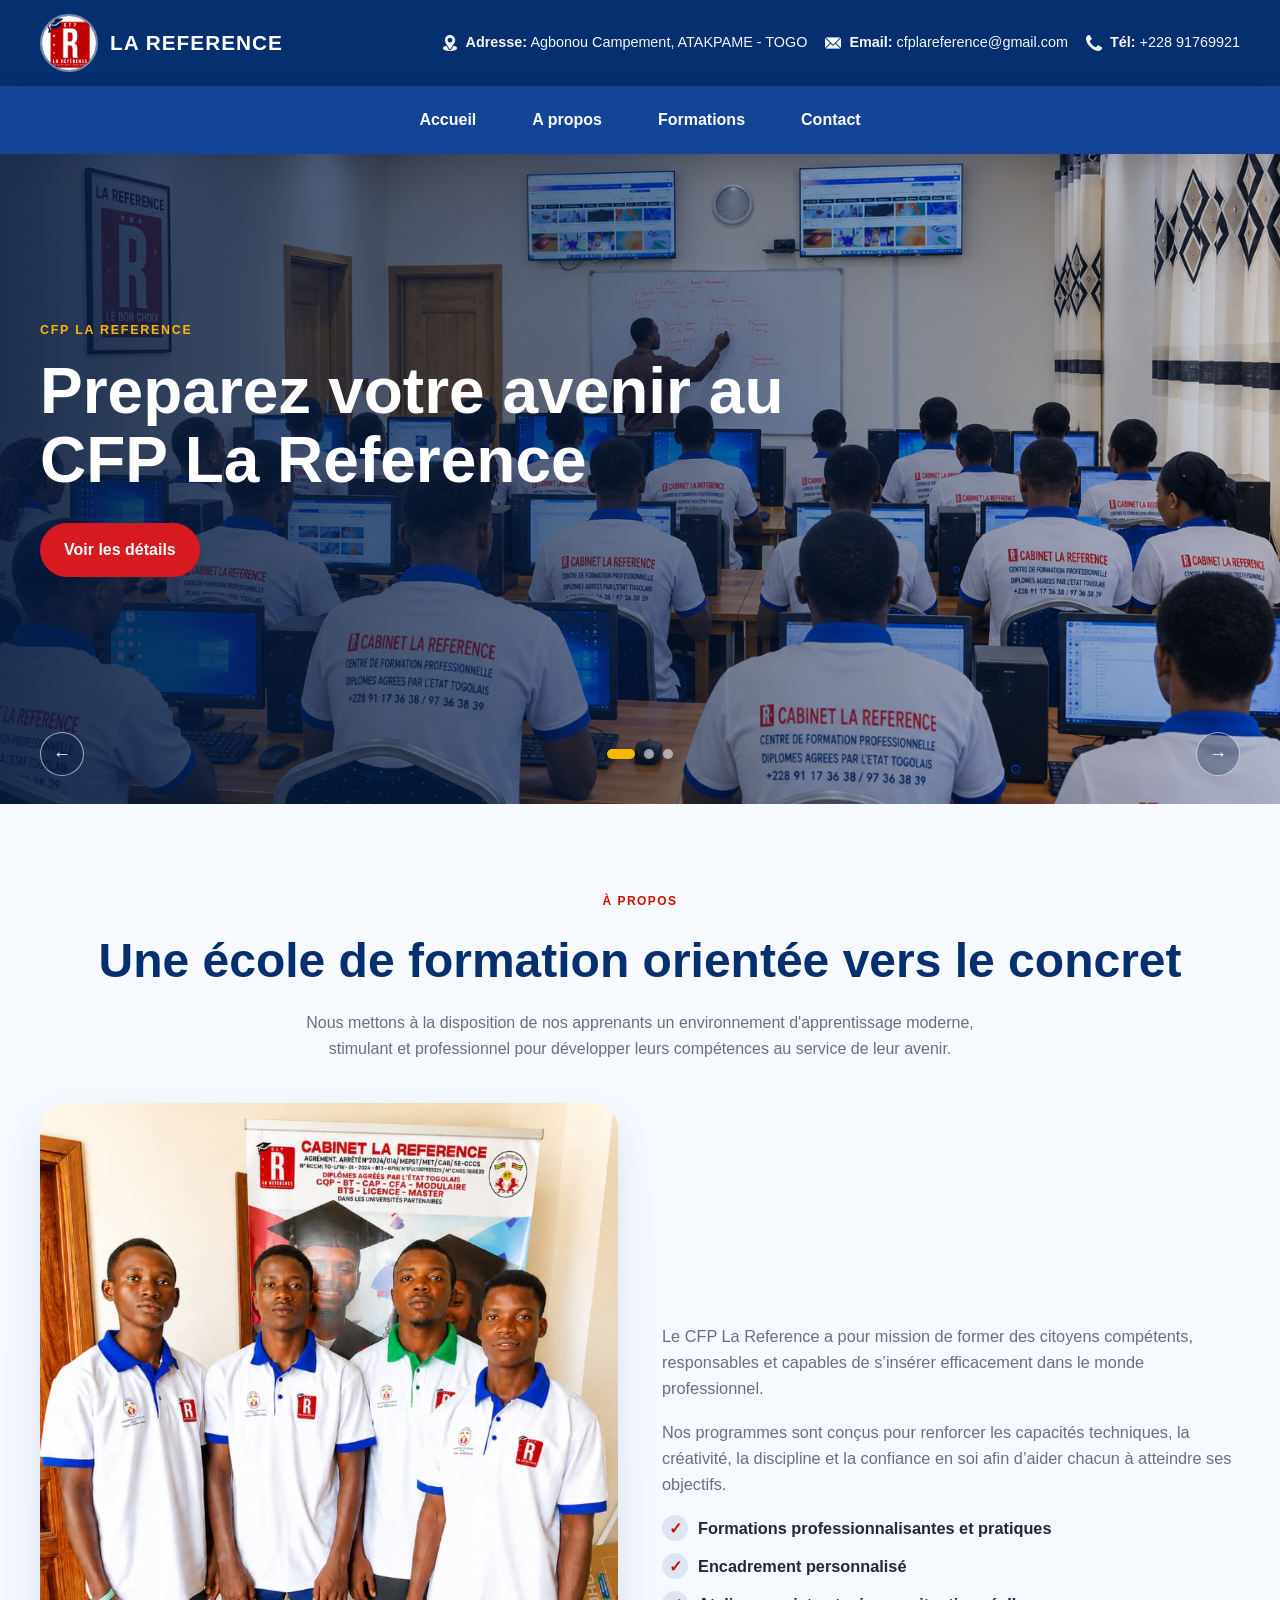
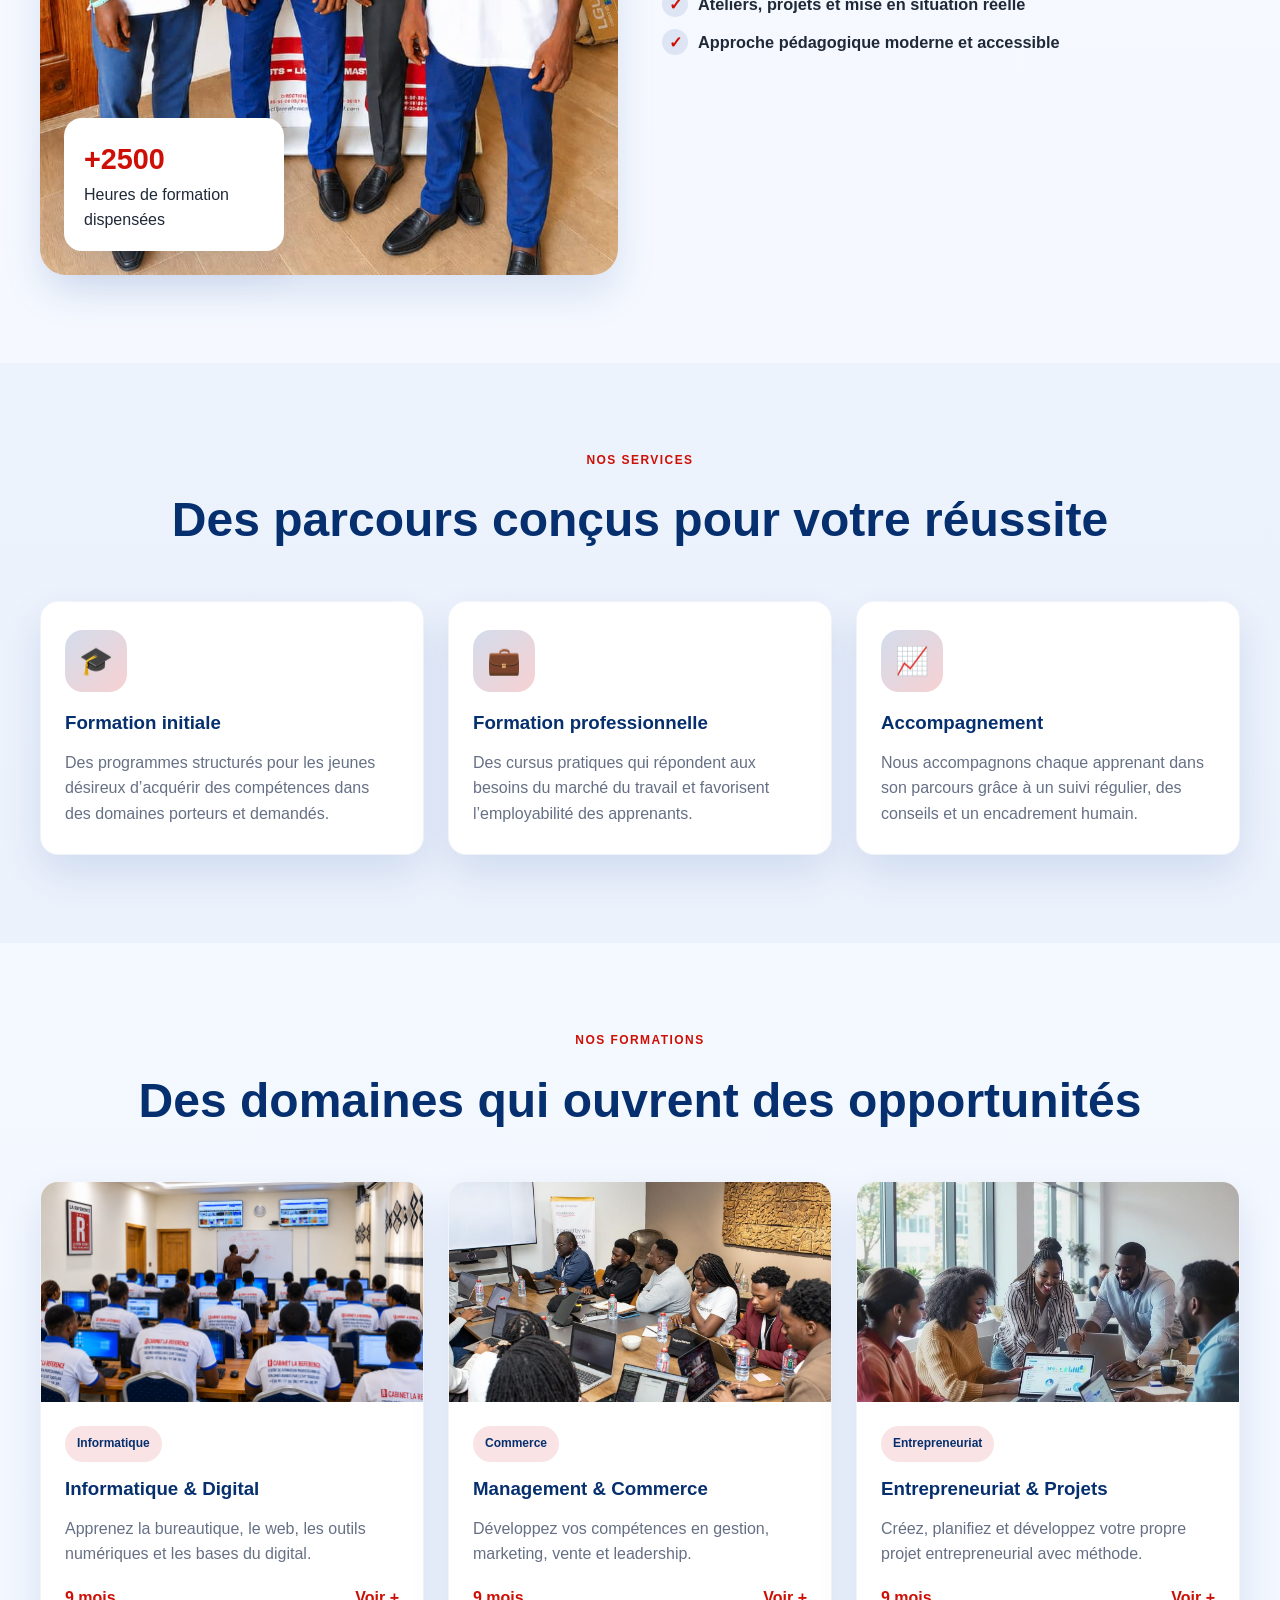
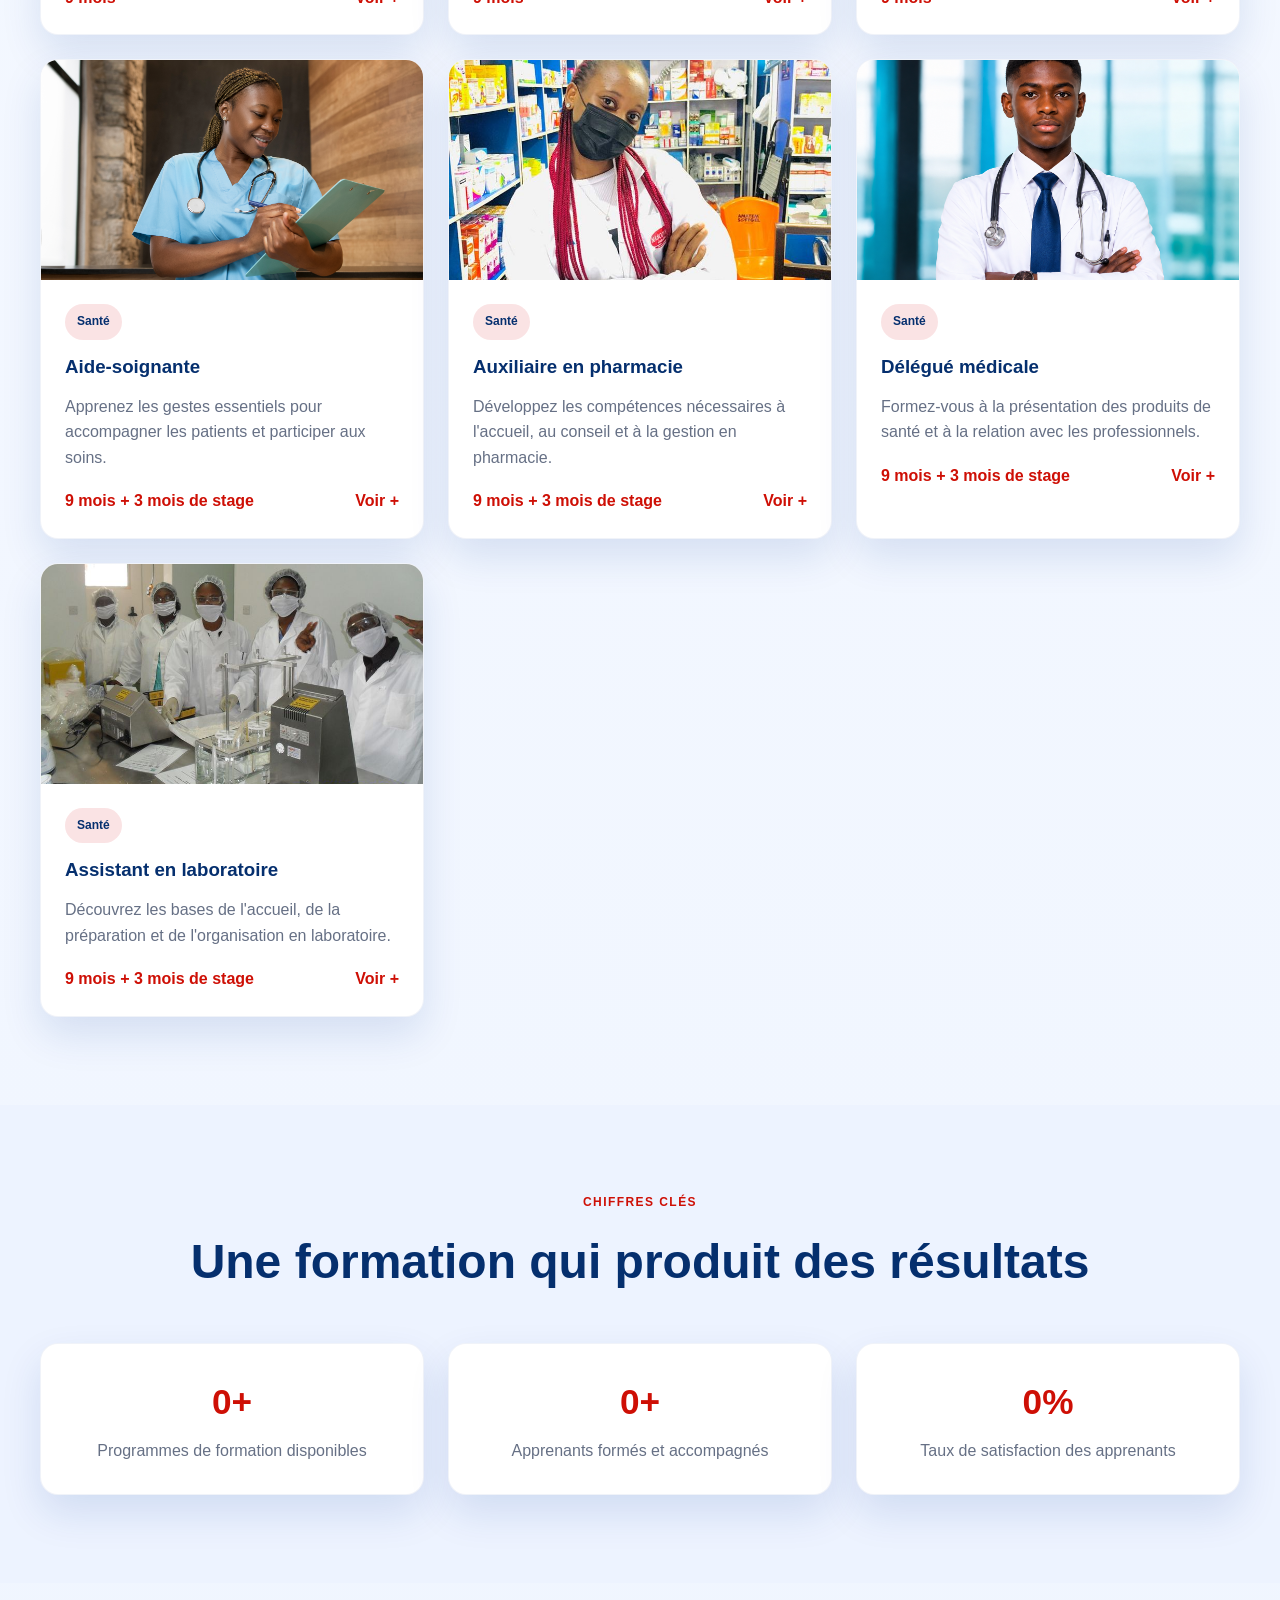
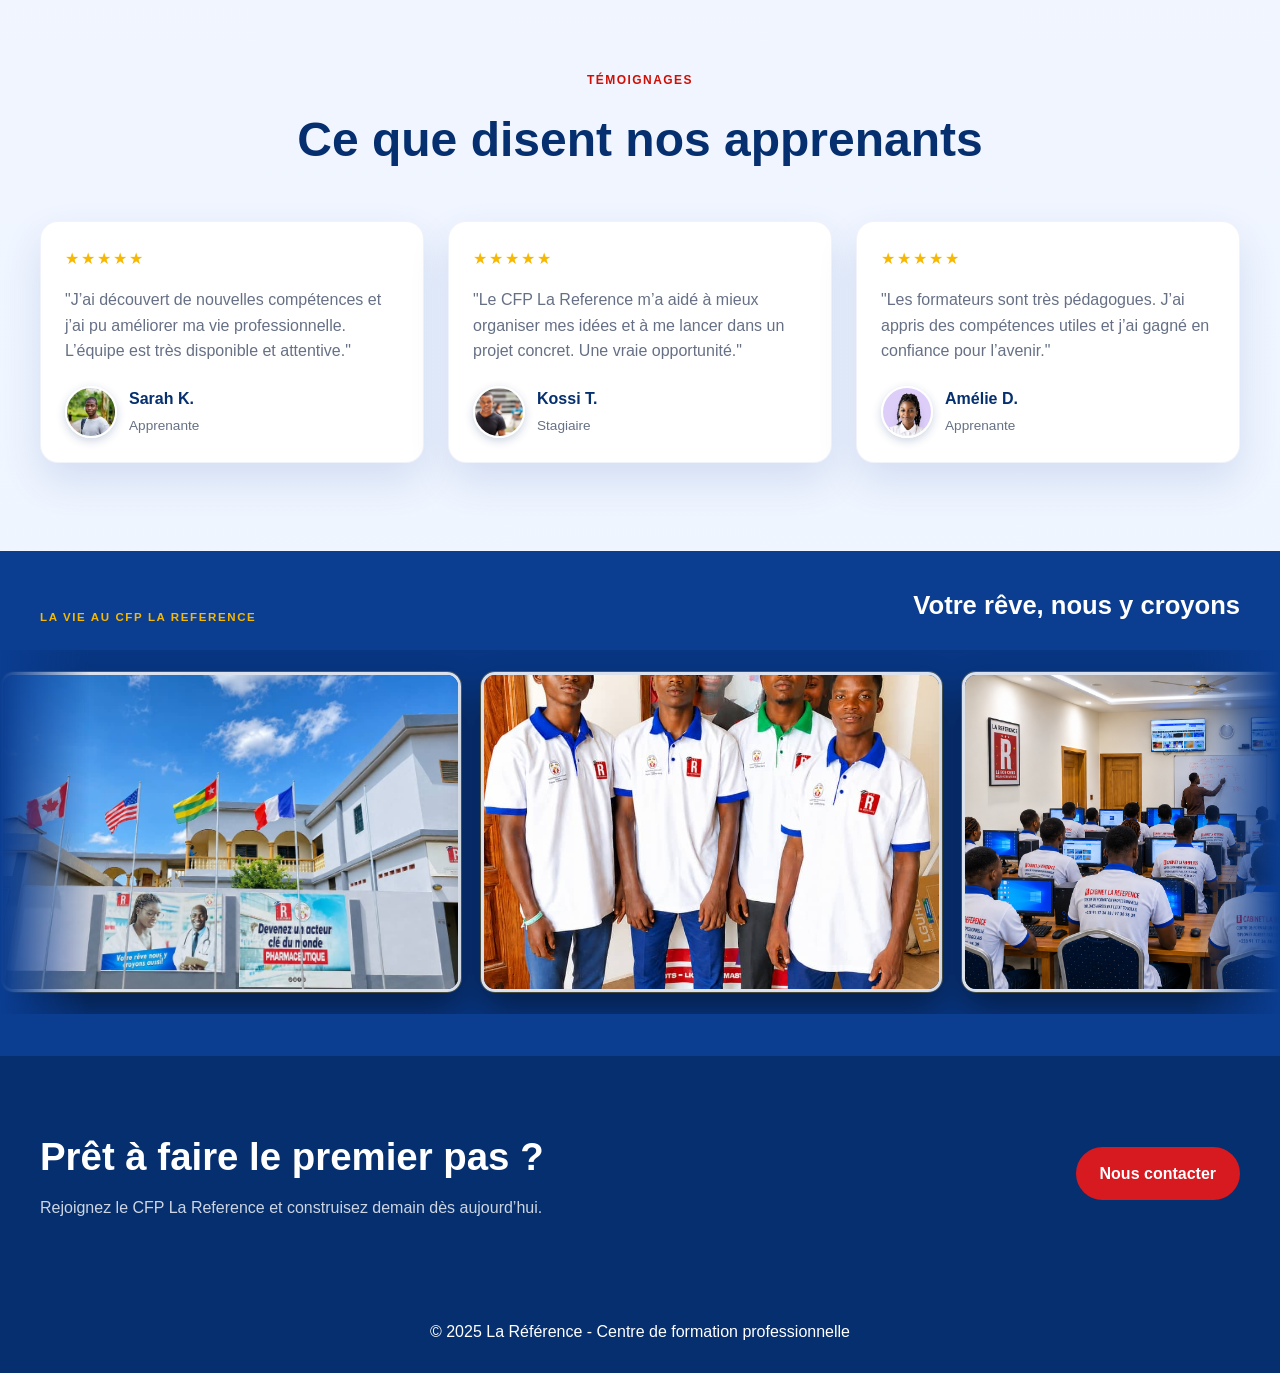
<file: index.html>
<!DOCTYPE html>
<html lang="fr">
<head>
    <meta charset="UTF-8">
    <meta name="viewport" content="width=device-width, initial-scale=1.0">
    <title>CFP La Reference | Accueil</title>
    <link rel="stylesheet" href="index.css">
</head>
<body>
    <header class="topbar">
        <div class="container">
            <div class="brand">
                <img src="images/logo.jpeg" alt="Logo CFP La Reference">
                <span class="brand-text">LA REFERENCE</span>
            </div>

            <div class="header-contact">
                <div class="contact-item">
                    <img src="icons/location.png" alt="Adresse">
                    <span><strong>Adresse:</strong> Agbonou Campement, ATAKPAME - TOGO</span>
                </div>
                <div class="contact-item">
                    <img src="icons/email.png" alt="Email">
                    <span><strong>Email:</strong> cfplareference@gmail.com</span>
                </div>
                <div class="contact-item">
                    <img src="icons/telephone-handle-silhouette.png" alt="Téléphone">
                    <span><strong>Tél:</strong> +228 91769921</span>
                </div>
            </div>

            <button class="menu-toggle" type="button" aria-expanded="false" aria-controls="main-nav" aria-label="Ouvrir le menu">
                <span></span><span></span><span></span>
            </button>
        </div>
    </header>

    <nav class="navbar" aria-label="Menu principal">
        <div class="container">
            <ul class="nav-list" id="main-nav">
                <li class="nav-item"><a href="index.html">Accueil</a></li>
                <li class="nav-item"><a href="about.html">A propos</a></li>
                <li class="nav-item"><a href="formation.html">Formations</a></li>
                <li class="nav-item"><a href="contact.html">Contact</a></li>
            </ul>
        </div>
    </nav>
    <main>
        <section class="hero">
            <div class="hero-slider" aria-label="Présentation du CFP La Reference" aria-roledescription="carrousel">
                <div class="hero-slides">
                    <article class="hero-slide is-active" data-slide="0">
                        <img src="images/slide 1.png" alt="Apprenants du CFP La Reference">
                        <div class="hero-slide-content container">
                            <span class="hero-kicker">CFP La Reference</span>
                            <h1>Preparez votre avenir au CFP La Reference</h1>
                            <a href="about.html" class="btn btn-primary">Voir les détails</a>
                        </div>
                    </article>

                    <article class="hero-slide" data-slide="1" aria-hidden="true">
                        <img src="images/slide 2.jpeg" alt="Formation professionnelle au CFP La Reference">
                        <div class="hero-slide-content container">
                            <span class="hero-kicker">Professional development</span>
                            <h2>Formations professionnelles de qualité</h2>
                            <a href="formation.html" class="btn btn-primary">Découvrez nos programmes de formation</a>
                        </div>
                    </article>

                    <article class="hero-slide" data-slide="2" aria-hidden="true">
                        <img src="images/slide 3.jpeg" alt="Accompagnement et équipement professionnel du CFP La Reference">
                        <div class="hero-slide-content container">
                            <span class="hero-kicker">un environnement d' apprentissage de qualité</span>
                            <h2>Accompagnement et équipements professionnel pour une formation de qualité.</h2>
                        </div>
                    </article>
                </div>

                <div class="hero-slider-controls container">
                    <button class="hero-slider-button hero-slider-prev" type="button" aria-label="Previous slide">&#8592;</button>
                    <div class="hero-slider-dots" aria-label="Choose a slide">
                        <button class="hero-slider-dot is-active" type="button" aria-label="Show slide 1" aria-current="true" data-slide-to="0"></button>
                        <button class="hero-slider-dot" type="button" aria-label="Show slide 2" data-slide-to="1"></button>
                        <button class="hero-slider-dot" type="button" aria-label="Show slide 3" data-slide-to="2"></button>
                    </div>
                    <button class="hero-slider-button hero-slider-next" type="button" aria-label="Next slide">&#8594;</button>
                </div>
            </div>
        </section>

        <section class="section">
            <div class="container">
                <div class="section-title">
                    <div class="section-kicker">À propos</div>
                    <h2>Une école de formation orientée vers le concret</h2>
                    <p>
                        Nous mettons à la disposition de nos apprenants un environnement d'apprentissage moderne,
                        stimulant et professionnel pour développer leurs compétences au service de leur avenir.
                    </p>
                </div>

                <div class="about-grid">
                    <div class="about-image">
                        <img src="images/etudiants debouts.jpeg" alt="Étudiants de La Référence">
                        <div class="about-badge">
                            <strong>+2500</strong>
                            <span>Heures de formation dispensées</span>
                        </div>
                    </div>

                    <div class="about-text">
                        <p>
                            Le CFP La Reference a pour mission de former des citoyens compétents,
                            responsables et capables de s’insérer efficacement dans le monde professionnel.
                        </p>
                        <p>
                            Nos programmes sont conçus pour renforcer les capacités techniques, la créativité,
                            la discipline et la confiance en soi afin d’aider chacun à atteindre ses objectifs.
                        </p>

                        <ul class="check-list">
                            <li>Formations professionnalisantes et pratiques</li>
                            <li>Encadrement personnalisé</li>
                            <li>Ateliers, projets et mise en situation réelle</li>
                            <li>Approche pédagogique moderne et accessible</li>
                        </ul>
                    </div>
                </div>
            </div>
        </section>

        <section class="section services-section" id="services">
            <div class="container">
                <div class="section-title">
                    <div class="section-kicker">Nos services</div>
                    <h2>Des parcours conçus pour votre réussite</h2>
                </div>

                <div class="services-grid">
                    <article class="service-card">
                        <div class="service-icon">🎓</div>
                        <h3>Formation initiale</h3>
                        <p>
                            Des programmes structurés pour les jeunes désireux d’acquérir des compétences dans
                            des domaines porteurs et demandés.
                        </p>
                    </article>

                    <article class="service-card">
                        <div class="service-icon">💼</div>
                        <h3>Formation professionnelle</h3>
                        <p>
                            Des cursus pratiques qui répondent aux besoins du marché du travail et favorisent
                            l’employabilité des apprenants.
                        </p>
                    </article>

                    <article class="service-card">
                        <div class="service-icon">📈</div>
                        <h3>Accompagnement</h3>
                        <p>
                            Nous accompagnons chaque apprenant dans son parcours grâce à un suivi régulier, des conseils
                            et un encadrement humain.
                        </p>
                    </article>
                </div>
            </div>
        </section>

        <section class="section">
            <div class="container">
                <div class="section-title">
                    <div class="section-kicker">Nos formations</div>
                    <h2>Des domaines qui ouvrent des opportunités</h2>
                </div>

                <div class="program-grid">
                    <article class="program-card">
                        <img src="images/salle de cour.png" alt="Étudiants en formation informatique">
                        <div class="program-body">
                            <span class="tag">Informatique</span>
                            <h3>Informatique & Digital</h3>
                            <p>Apprenez la bureautique, le web, les outils numériques et les bases du digital.</p>
                            <div class="program-footer">
                                <span>9 mois</span>
                                <a href="formation.html">Voir +</a>
                            </div>
                        </div>
                    </article>

                    <article class="program-card">
                        <img src="images/Management & Commerce.jpg" alt="Apprenants de La Référence">
                        <div class="program-body">
                            <span class="tag">Commerce</span>
                            <h3>Management & Commerce</h3>
                            <p>Développez vos compétences en gestion, marketing, vente et leadership.</p>
                            <div class="program-footer">
                                <span>9 mois</span>
                                <a href="formation.html">Voir +</a>
                            </div>
                        </div>
                    </article>

                    <article class="program-card">
                        <img src="images/Entreprise et projet.jpg" alt="Entreprise et projet.jpg">
                        <div class="program-body">
                            <span class="tag">Entrepreneuriat</span>
                            <h3>Entrepreneuriat & Projets</h3>
                            <p>Créez, planifiez et développez votre propre projet entrepreneurial avec méthode.</p>
                            <div class="program-footer">
                                <span>9 mois</span>
                                <a href="formation.html">Voir +</a>
                            </div>
                        </div>
                    </article>

                    <article class="program-card">
                        <img src="images/aide soignante.jpg" alt="Formation d'aide-soignant">
                        <div class="program-body">
                            <span class="tag">Santé</span>
                            <h3>Aide-soignante</h3>
                            <p>Apprenez les gestes essentiels pour accompagner les patients et participer aux soins.</p>
                            <div class="program-footer">
                                <span>9 mois + 3 mois de stage</span>
                                <a href="formation.html">Voir +</a>
                            </div>
                        </div>
                    </article>

                    <article class="program-card">
                        <img src="images/auxilliaire en vente  pharmacie.jpg" alt="Formation d'auxiliaire en pharmacie">
                        <div class="program-body">
                            <span class="tag">Santé</span>
                            <h3>Auxiliaire en pharmacie</h3>
                            <p>Développez les compétences nécessaires à l'accueil, au conseil et à la gestion en pharmacie.</p>
                            <div class="program-footer">
                                <span>9 mois + 3 mois de stage</span>
                                <a href="formation.html">Voir +</a>
                            </div>
                        </div>
                    </article>

                    <article class="program-card">
                        <img src="images/délégué médical.png" alt="Formation en délégation médicale">
                        <div class="program-body">
                            <span class="tag">Santé</span>
                            <h3>Délégué médicale</h3>
                            <p>Formez-vous à la présentation des produits de santé et à la relation avec les professionnels.</p>
                            <div class="program-footer">
                                <span>9 mois + 3 mois de stage</span>
                                <a href="formation.html">Voir +</a>
                            </div>
                        </div>
                    </article>

                    <article class="program-card">
                        <img src="images/assistant en labolatoire.jpg" alt="Formation d'assistant en laboratoire">
                        <div class="program-body">
                            <span class="tag">Santé</span>
                            <h3>Assistant en laboratoire</h3>
                            <p>Découvrez les bases de l'accueil, de la préparation et de l'organisation en laboratoire.</p>
                            <div class="program-footer">
                                <span>9 mois + 3 mois de stage</span>
                                <a href="formation.html">Voir +</a>
                            </div>
                        </div>
                    </article>
                </div>
            </div>
        </section>

        <section class="metrics section">
            <div class="container">
                <div class="section-title">
                    <div class="section-kicker">Chiffres clés</div>
                    <h2>Une formation qui produit des résultats</h2>
                </div>

                <div class="metrics-grid">
                    <div class="metric-card">
                        <strong class="metric-value" data-target="12" data-suffix="+">0+</strong>
                        <p>Programmes de formation disponibles</p>
                    </div>
                    <div class="metric-card">
                        <strong class="metric-value" data-target="250" data-suffix="+">0+</strong>
                        <p>Apprenants formés et accompagnés</p>
                    </div>
                    <div class="metric-card">
                        <strong class="metric-value" data-target="95" data-suffix="%">0%</strong>
                        <p>Taux de satisfaction des apprenants</p>
                    </div>
                </div>
            </div>
        </section>

        <section class="section">
            <div class="container">
                <div class="section-title">
                    <div class="section-kicker">Témoignages</div>
                    <h2>Ce que disent nos apprenants</h2>
                </div>

                <div class="testimonials-grid">
                    <article class="testimonial-card">
                        <div class="rating">★★★★★</div>
                        <p>
                            "J’ai découvert de nouvelles compétences et j’ai pu améliorer ma vie professionnelle.
                            L’équipe est très disponible et attentive."
                        </p>
                        <div class="person">
                            <img class="profile-avatar profile-photo-left" src="images/profil.jpg" alt="Portrait de Sarah, apprenante du CFP La Reference">
                            <div>
                                <strong>Sarah K.</strong>
                                <span>Apprenante</span>
                            </div>
                        </div>
                    </article>

                    <article class="testimonial-card">
                        <div class="rating">★★★★★</div>
                        <p>
                            "Le CFP La Reference m’a aidé à mieux organiser mes idées et à me lancer dans
                            un projet concret. Une vraie opportunité."
                        </p>
                        <div class="person">
                            <img class="profile-avatar profile-photo-center" src="images/profil 2.jpg" alt="Portrait de Kossi, apprenant du CFP La Reference">
                            <div>
                                <strong>Kossi T.</strong>
                                <span>Stagiaire</span>
                            </div>
                        </div>
                    </article>

                    <article class="testimonial-card">
                        <div class="rating">★★★★★</div>
                        <p>
                            "Les formateurs sont très pédagogues. J’ai appris des compétences utiles et j’ai gagné
                            en confiance pour l’avenir."
                        </p>
                        <div class="person">
                            <img class="profile-avatar profile-photo-right" src="images/profil3.avif" alt="Portrait d'Amélie, apprenante du CFP La Reference">
                            <div>
                                <strong>Amélie D.</strong>
                                <span>Apprenante</span>
                            </div>
                        </div>
                    </article>
                </div>
            </div>
        </section>
        <section class="photo-banner" aria-label="Galerie du CFP La Reference">
            <div class="photo-banner-heading">
                <span>La vie au CFP La Reference</span>
                <strong>Votre rêve, nous y croyons</strong>
            </div>
            <div class="hero-photo-strip">
                <div class="hero-photo-track">
                    <div class="hero-photo-group">
                        <img src="images/devanture.jpeg" alt="Devanture du CFP La Reference">
                        <img src="images/etudiants debouts.jpeg" alt="Étudiants du CFP La Reference">
                        <img src="images/salle de cour.png" alt="Salle de cours du CFP La Reference">
                    </div>
                    <div class="hero-photo-group" aria-hidden="true">
                        <img src="images/devanture.jpeg" alt="">
                        <img src="images/etudiants debouts.jpeg" alt="">
                        <img src="images/salle de cour.png" alt="">
                    </div>
                </div>
            </div>
        </section>

        <section class="cta">
            <div class="container">
                <div>
                    <h2>Prêt à faire le premier pas ?</h2>
                    <p>Rejoignez le CFP La Reference et construisez demain dès aujourd’hui.</p>
                </div>
                <a href="contact.html" class="btn btn-primary">Nous contacter</a>
            </div>
        </section>
    </main>

    

    <footer>
      <div class="container">© 2025 La Référence - Centre de formation professionnelle</div>
    </footer>
    <script src="menu.js"></script>
</body>
</html>
</file>
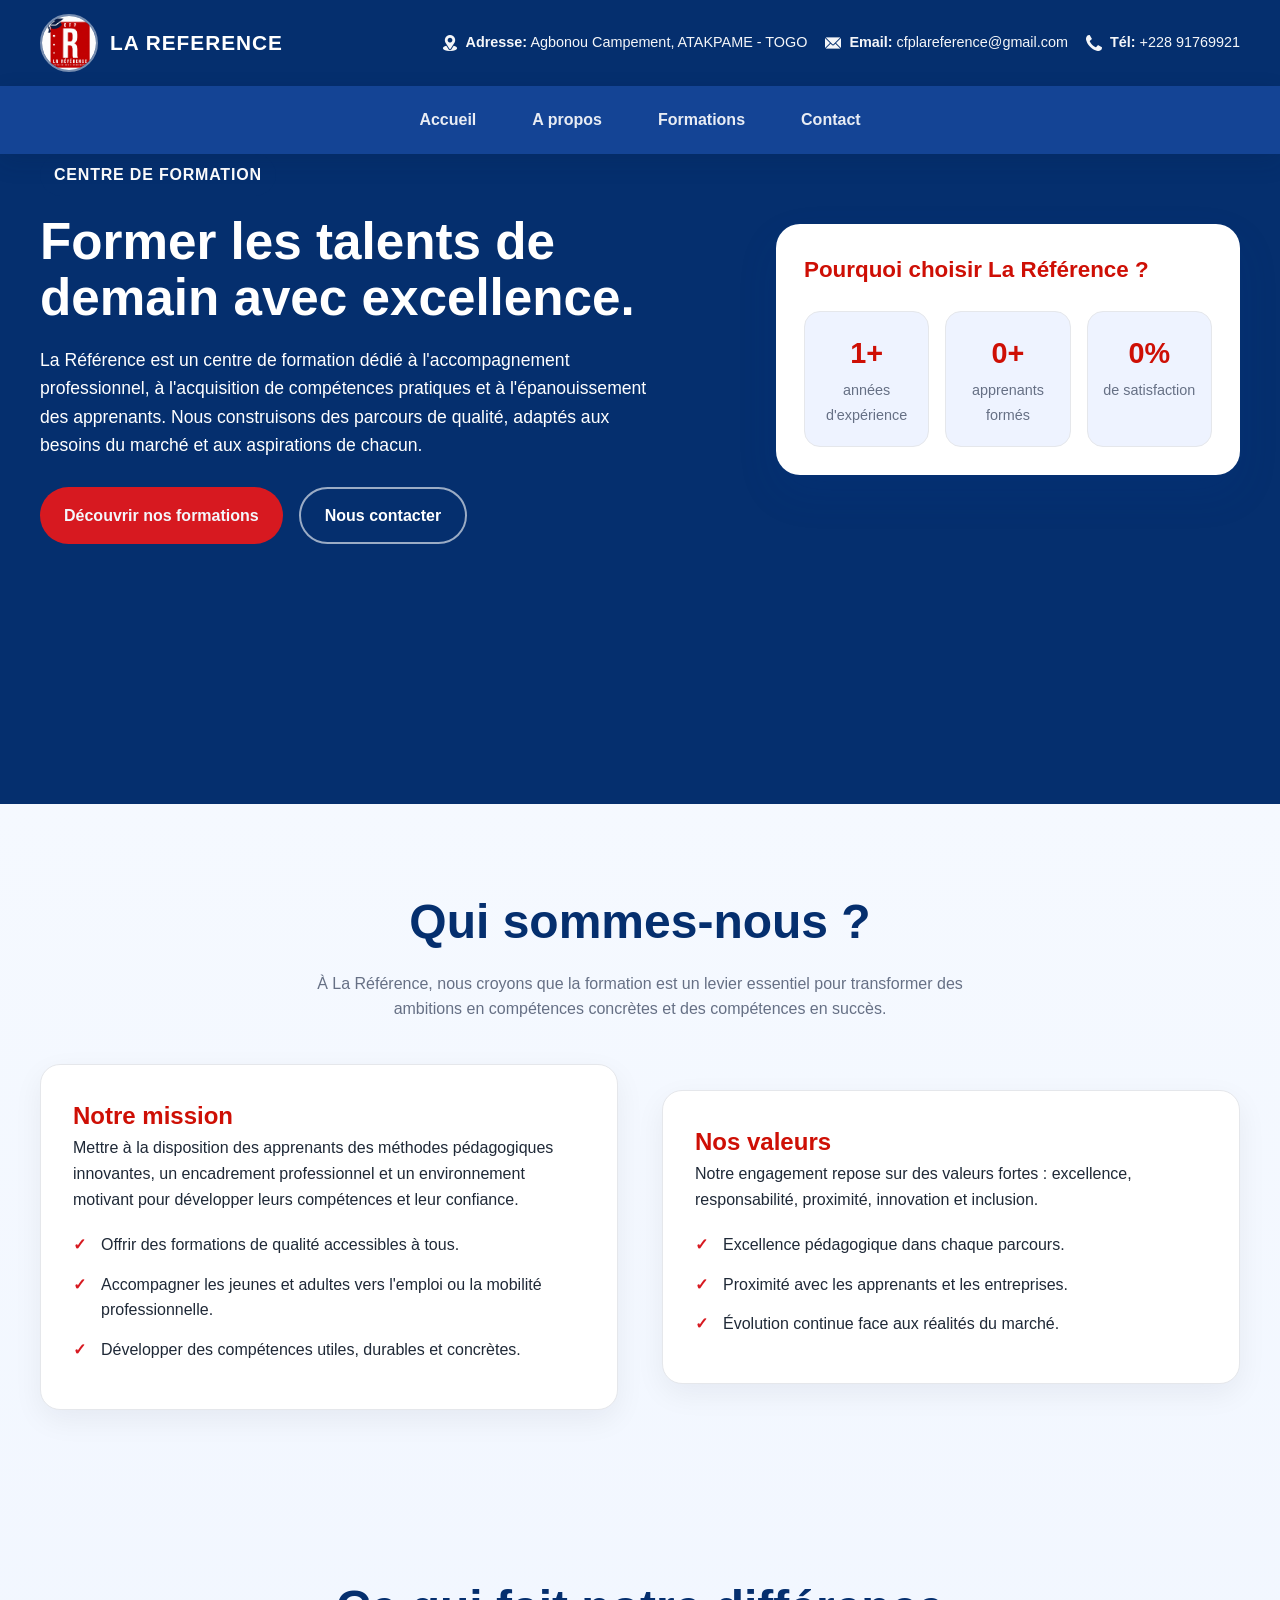
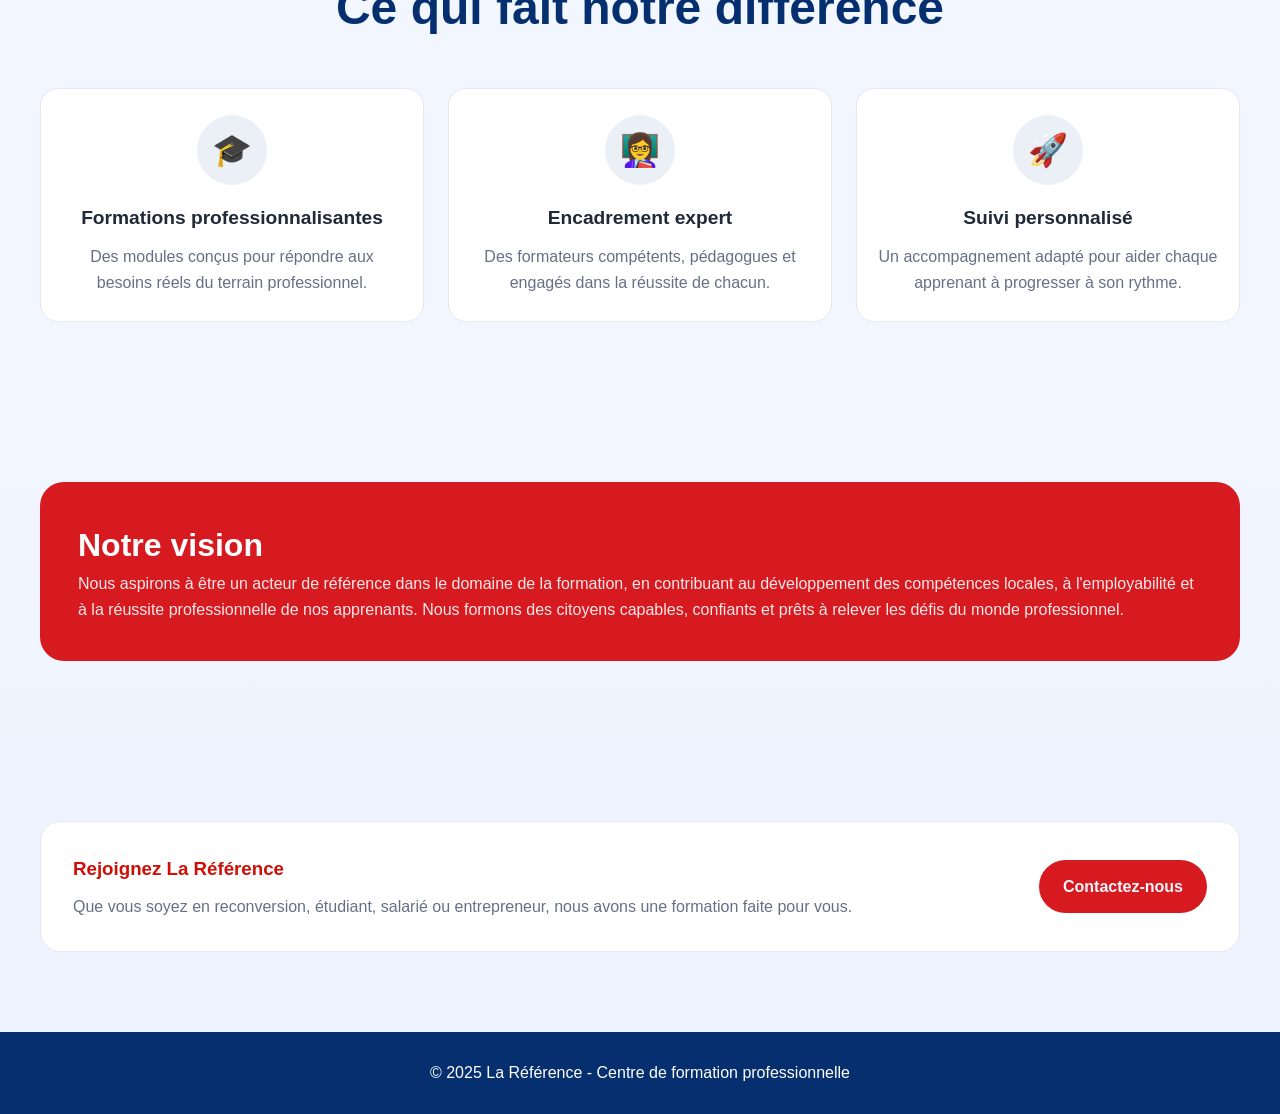
<file: about.html>
<!DOCTYPE html>
<html lang="fr">
  <head>
    <meta charset="UTF-8" />
    <meta name="viewport" content="width=device-width, initial-scale=1.0" />
    <title>À propos | La Référence</title>
    <link rel="stylesheet" href="about.css" />
    <link rel="stylesheet" href="index.css" />
  </head>
  <body>
     <header class="topbar">
        <div class="container">
            <div class="brand">
                <img src="images/logo.jpeg" alt="Logo CFP La Reference">
                <span class="brand-text">LA REFERENCE</span>
            </div>

            <div class="header-contact">
                <div class="contact-item">
                    <img src="icons/location.png" alt="Adresse">
                    <span><strong>Adresse:</strong> Agbonou Campement, ATAKPAME - TOGO</span>
                </div>
                <div class="contact-item">
                    <img src="icons/email.png" alt="Email">
                    <span><strong>Email:</strong> cfplareference@gmail.com</span>
                </div>
                <div class="contact-item">
                    <img src="icons/telephone-handle-silhouette.png" alt="Téléphone">
                    <span><strong>Tél:</strong> +228 91769921</span>
                </div>
            </div>

            <button class="menu-toggle" type="button" aria-expanded="false" aria-controls="main-nav" aria-label="Ouvrir le menu">
                <span></span><span></span><span></span>
            </button>
        </div>
    </header>

    <nav class="navbar" aria-label="Menu principal">
        <div class="container">
            <ul class="nav-list" id="main-nav">
                <li class="nav-item"><a href="index.html">Accueil</a></li>
                <li class="nav-item"><a href="about.html">A propos</a></li>
                <li class="nav-item"><a href="formation.html">Formations</a></li>
                <li class="nav-item"><a href="contact.html">Contact</a></li>
            </ul>
        </div>
    </nav>

    <main>
      <section class="hero">
        <div class="container hero-grid">
          <div>
            <span class="eyebrow">Centre de formation</span>
            <h1>Former les talents de demain avec excellence.</h1>
            <p class="lead">
              La Référence est un centre de formation dédié à l'accompagnement professionnel,
              à l'acquisition de compétences pratiques et à l'épanouissement des apprenants.
              Nous construisons des parcours de qualité, adaptés aux besoins du marché et aux
              aspirations de chacun.
            </p>
            <div class="cta-group">
              <a href="formation.html" class="btn btn-primary">Découvrir nos formations</a>
              <a href="contact.html" class="btn btn-secondary">Nous contacter</a>
            </div>
          </div>

          <div class="hero-card">
            <h3>Pourquoi choisir La Référence ?</h3>
            <div class="stats">
              <div class="stat">
                <strong class="about-stat-value" data-target="6" data-suffix="+">0+</strong>
                <span>années d'expérience</span>
              </div>
              <div class="stat">
                <strong class="about-stat-value" data-target="500" data-suffix="+">0+</strong>
                <span>apprenants formés</span>
              </div>
              <div class="stat">
                <strong class="about-stat-value" data-target="98" data-suffix="%">0%</strong>
                <span>de satisfaction</span>
              </div>
            </div>
          </div>
        </div>
      </section>

      <section>
        <div class="container">
          <div class="section-title">
            <h2>Qui sommes-nous ?</h2>
            <p>
              À La Référence, nous croyons que la formation est un levier essentiel pour
              transformer des ambitions en compétences concrètes et des compétences en succès.
            </p>
          </div>

          <div class="about-grid">
            <div class="card">
              <h3>Notre mission</h3>
              <p>
                Mettre à la disposition des apprenants des méthodes pédagogiques innovantes,
                un encadrement professionnel et un environnement motivant pour développer leurs
                compétences et leur confiance.
              </p>
              <ul class="points">
                <li>Offrir des formations de qualité accessibles à tous.</li>
                <li>Accompagner les jeunes et adultes vers l'emploi ou la mobilité professionnelle.</li>
                <li>Développer des compétences utiles, durables et concrètes.</li>
              </ul>
            </div>

            <div class="card">
              <h3>Nos valeurs</h3>
              <p>
                Notre engagement repose sur des valeurs fortes : excellence, responsabilité,
                proximité, innovation et inclusion.
              </p>
              <ul class="points">
                <li>Excellence pédagogique dans chaque parcours.</li>
                <li>Proximité avec les apprenants et les entreprises.</li>
                <li>Évolution continue face aux réalités du marché.</li>
              </ul>
            </div>
          </div>
        </div>
      </section>

      <section>
        <div class="container">
          <div class="section-title">
            <h2>Ce qui fait notre différence</h2>
          </div>

          <div class="features">
            <div class="feature">
              <div class="feature-icon">🎓</div>
              <h4>Formations professionnalisantes</h4>
              <p>Des modules conçus pour répondre aux besoins réels du terrain professionnel.</p>
            </div>
            <div class="feature">
              <div class="feature-icon">👩‍🏫</div>
              <h4>Encadrement expert</h4>
              <p>Des formateurs compétents, pédagogues et engagés dans la réussite de chacun.</p>
            </div>
            <div class="feature">
              <div class="feature-icon">🚀</div>
              <h4>Suivi personnalisé</h4>
              <p>Un accompagnement adapté pour aider chaque apprenant à progresser à son rythme.</p>
            </div>
          </div>
        </div>
      </section>

      <section>
        <div class="container">
          <div class="mission-box">
            <h3>Notre vision</h3>
            <p>
              Nous aspirons à être un acteur de référence dans le domaine de la formation,
              en contribuant au développement des compétences locales, à l'employabilité et à la
              réussite professionnelle de nos apprenants. Nous formons des citoyens capables,
              confiants et prêts à relever les défis du monde professionnel.
            </p>
          </div>
        </div>
      </section>

      <section class="contact">
        <div class="container">
          <div class="contact-card">
            <div>
              <h3 style="margin: 0 0 10px; color: var(--primary);">Rejoignez La Référence</h3>
              <p>
                Que vous soyez en reconversion, étudiant, salarié ou entrepreneur, nous avons une
                formation faite pour vous.
              </p>
            </div>
            <a href="contact.html" class="btn btn-primary">Contactez-nous</a>
          </div>
        </div>
      </section>
    </main>

    <footer>
      <div class="container">© 2025 La Référence - Centre de formation professionnelle</div>
    </footer>
    <script src="menu.js"></script>
    <script src="about.js"></script>
  </body>
</html>
</file>
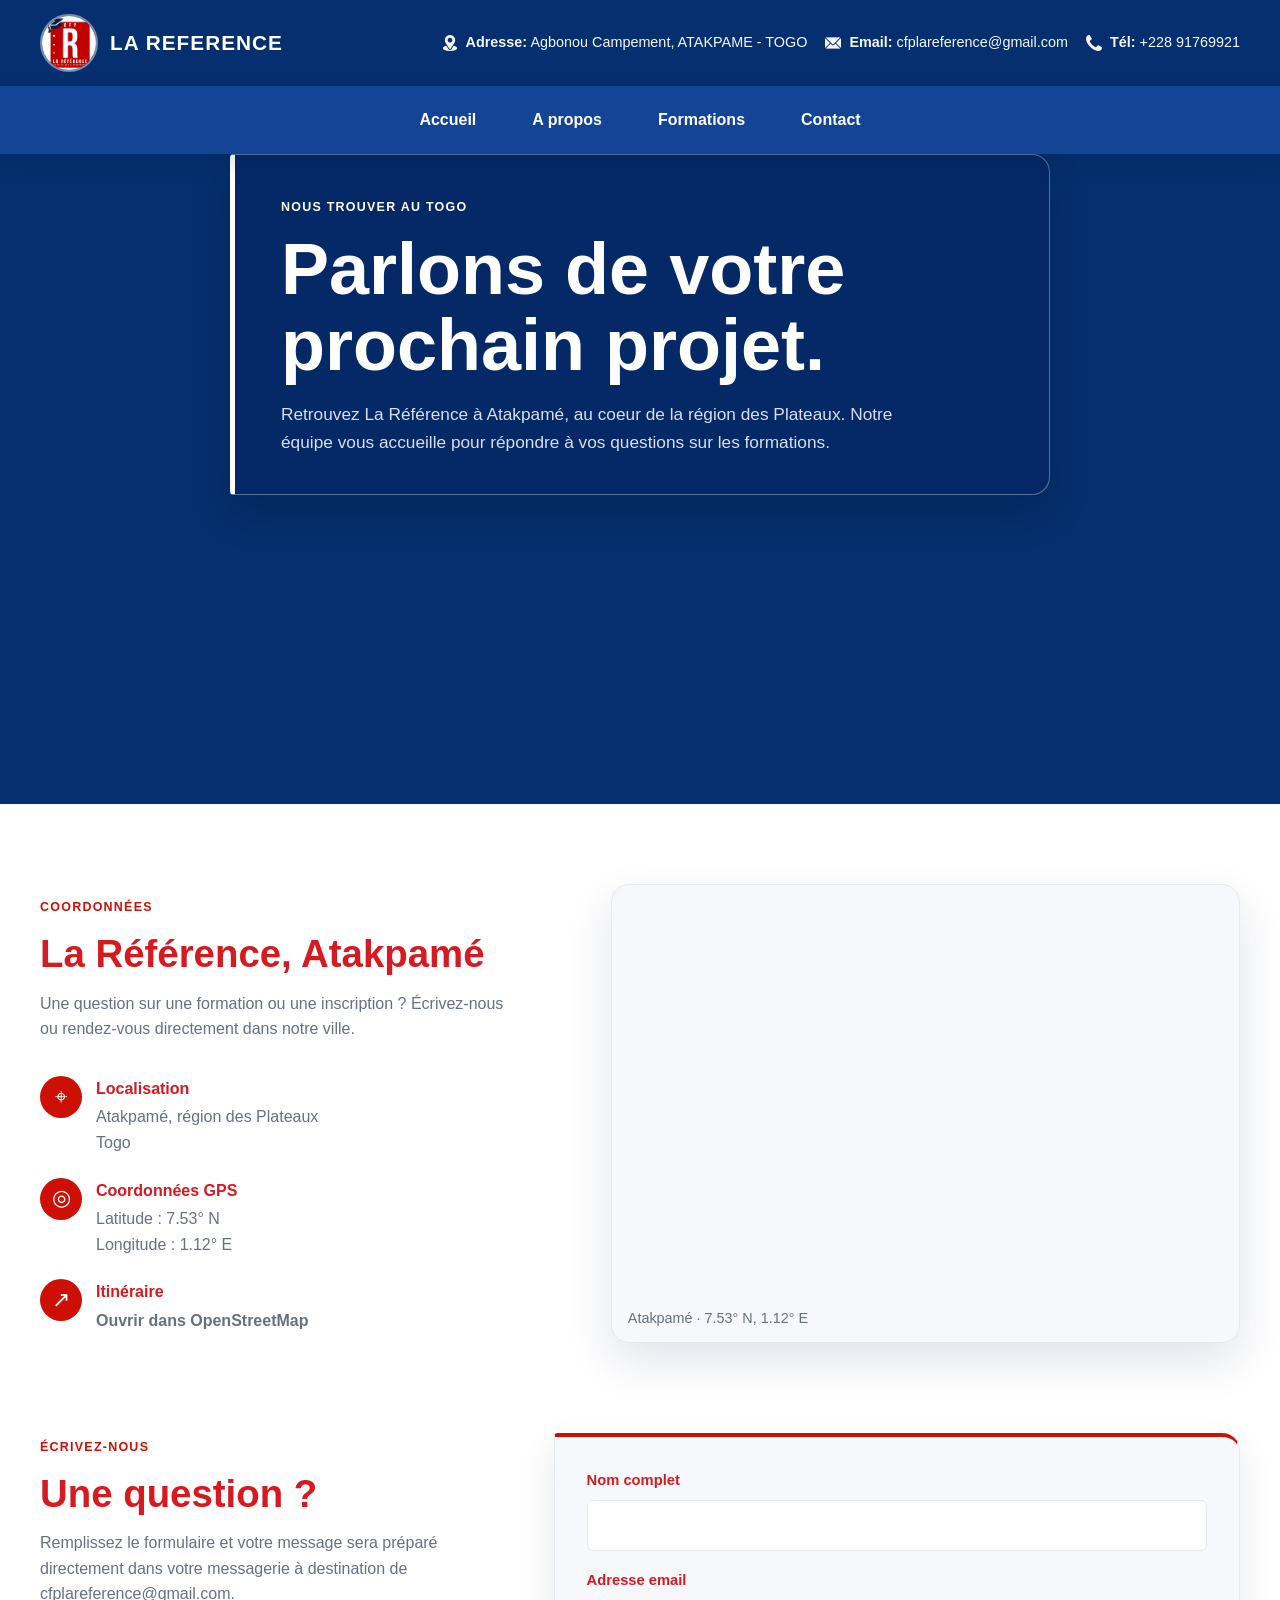
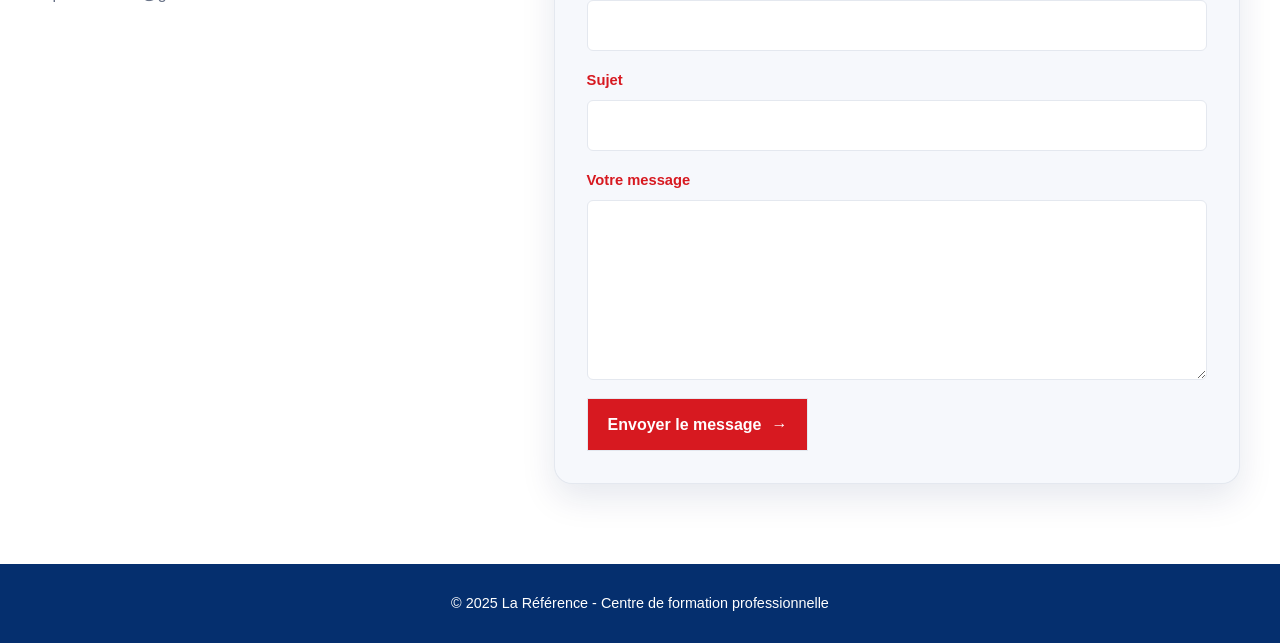
<file: contact.html>
<!DOCTYPE html>
<html lang="fr">
<head>
	<meta charset="UTF-8">
	<meta name="viewport" content="width=device-width, initial-scale=1.0">
	<meta name="description" content="Contactez La Référence à Atakpamé, au Togo.">
	<title>Contact | La Référence</title>
	<link rel="stylesheet" href="contact.css">
	<link rel="stylesheet" href="index.css">
</head>
<body>
	<header class="topbar">
        <div class="container">
            <div class="brand">
                <img src="images/logo.jpeg" alt="Logo CFP La Reference">
                <span class="brand-text">LA REFERENCE</span>
            </div>

            <div class="header-contact">
                <div class="contact-item">
                    <img src="icons/location.png" alt="Adresse">
                    <span><strong>Adresse:</strong> Agbonou Campement, ATAKPAME - TOGO</span>
                </div>
                <div class="contact-item">
                    <img src="icons/email.png" alt="Email">
                    <span><strong>Email:</strong> cfplareference@gmail.com</span>
                </div>
                <div class="contact-item">
                    <img src="icons/telephone-handle-silhouette.png" alt="Téléphone">
                    <span><strong>Tél:</strong> +228 91769921</span>
                </div>
            </div>

            <button class="menu-toggle" type="button" aria-expanded="false" aria-controls="main-nav" aria-label="Ouvrir le menu">
                <span></span><span></span><span></span>
            </button>
        </div>
    </header>

    <nav class="navbar" aria-label="Menu principal">
        <div class="container">
            <ul class="nav-list" id="main-nav">
                <li class="nav-item"><a href="index.html">Accueil</a></li>
                <li class="nav-item"><a href="about.html">A propos</a></li>
                <li class="nav-item"><a href="formation.html">Formations</a></li>
                <li class="nav-item"><a href="contact.html">Contact</a></li>
            </ul>
        </div>
    </nav>

	<main>
		<section class="hero">
			<div class="container hero-content">
				<p class="eyebrow">Nous trouver au Togo</p>
				<h1>Parlons de votre prochain projet.</h1>
				<p>Retrouvez La Référence à Atakpamé, au coeur de la région des Plateaux. Notre équipe vous accueille pour répondre à vos questions sur les formations.</p>
			</div>
		</section>

		<section class="contact-section">
			<div class="container contact-grid">
				<div class="contact-details">
					<p class="eyebrow eyebrow-dark">Coordonnées</p>
					<h2>La Référence, Atakpamé</h2>
					<p class="intro">Une question sur une formation ou une inscription ? Écrivez-nous ou rendez-vous directement dans notre ville.</p>

					<div class="detail-list">
						<article class="detail-item">
							<span class="detail-icon" aria-hidden="true">⌖</span>
							<div>
								<h3>Localisation</h3>
								<p>Atakpamé, région des Plateaux<br>Togo</p>
							</div>
						</article>
						<article class="detail-item">
							<span class="detail-icon" aria-hidden="true">◎</span>
							<div>
								<h3>Coordonnées GPS</h3>
								<p>Latitude : 7.53° N<br>Longitude : 1.12° E</p>
							</div>
						</article>
						<article class="detail-item">
							<span class="detail-icon" aria-hidden="true">↗</span>
							<div>
								<h3>Itinéraire</h3>
								<a class="map-link" href="https://www.openstreetmap.org/?mlat=7.53&mlon=1.12#map=13/7.53/1.12" target="_blank" rel="noopener noreferrer">Ouvrir dans OpenStreetMap</a>
							</div>
						</article>
					</div>
				</div>

				<div class="map-frame">
					<iframe title="Carte de localisation d'Atakpamé" src="https://www.openstreetmap.org/export/embed.html?bbox=1.02%2C7.46%2C1.22%2C7.60&amp;layer=mapnik&amp;marker=7.53%2C1.12" loading="lazy"></iframe>
					<p>Atakpamé · 7.53° N, 1.12° E</p>
				</div>
			</div>
		</section>
		
		<section id="formulaire" class="form-section">
			<div class="container form-grid">
				<div class="form-intro">
					<p class="eyebrow eyebrow-dark">Écrivez-nous</p>
					<h2>Une question ?</h2>
					<p>Remplissez le formulaire et votre message sera préparé directement dans votre messagerie à destination de cfplareference@gmail.com.</p>
				</div>

				<form class="contact-form" action="mailto:cfplareference@gmail.com" method="post" enctype="text/plain">
					<div class="form-row">
						<label for="name">Nom complet</label>
						<input type="text" id="name" name="Nom" autocomplete="name" required>
					</div>
					<div class="form-row">
						<label for="email">Adresse email</label>
						<input type="email" id="email" name="Email" autocomplete="email" required>
					</div>
					<div class="form-row">
						<label for="subject">Sujet</label>
						<input type="text" id="subject" name="Sujet" required>
					</div>
					<div class="form-row">
						<label for="message">Votre message</label>
						<textarea id="message" name="Message" rows="6" required></textarea>
					</div>
					<button class="button form-button" type="submit">Envoyer le message <span aria-hidden="true">→</span></button>
				</form>
			</div>
		</section>

	</main>

<footer>
      <div class="container">© 2025 La Référence - Centre de formation professionnelle</div>
    </footer>
		
	<script src="menu.js"></script>
</body>
</html>
</file>
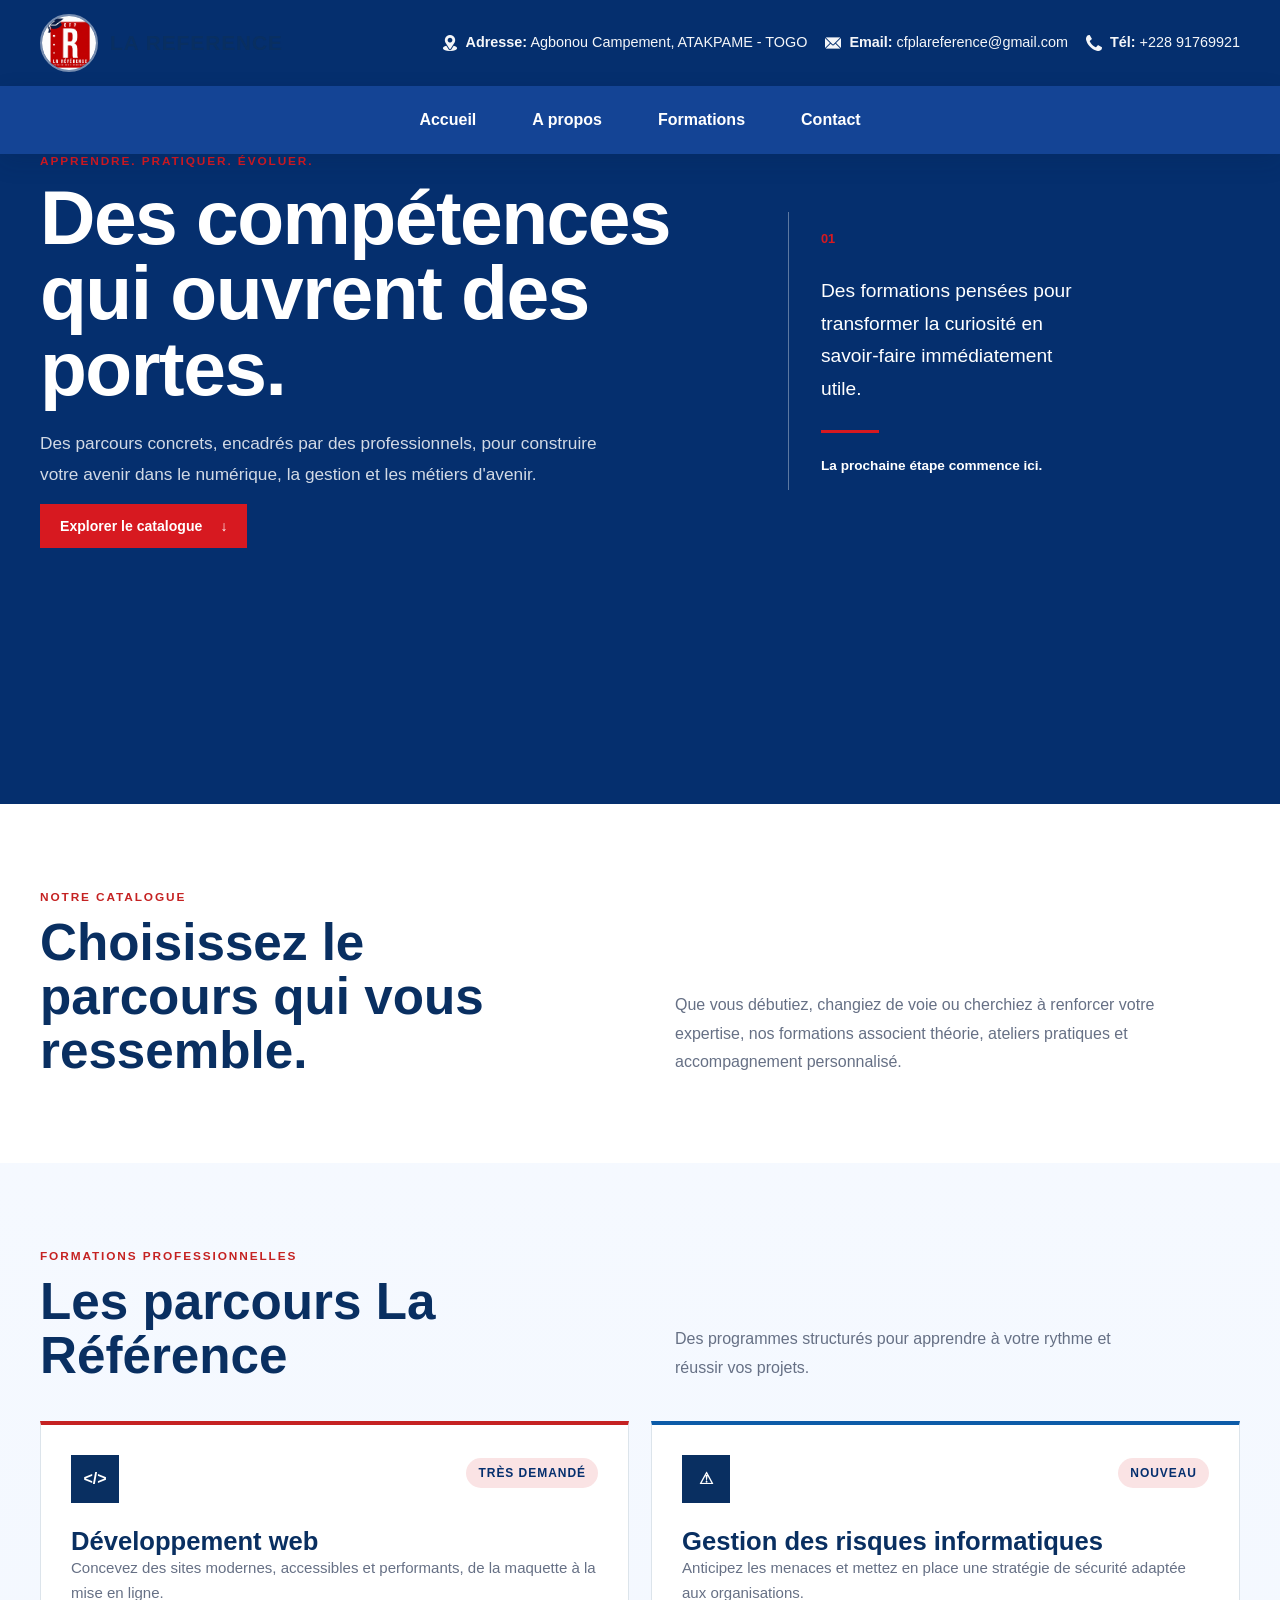
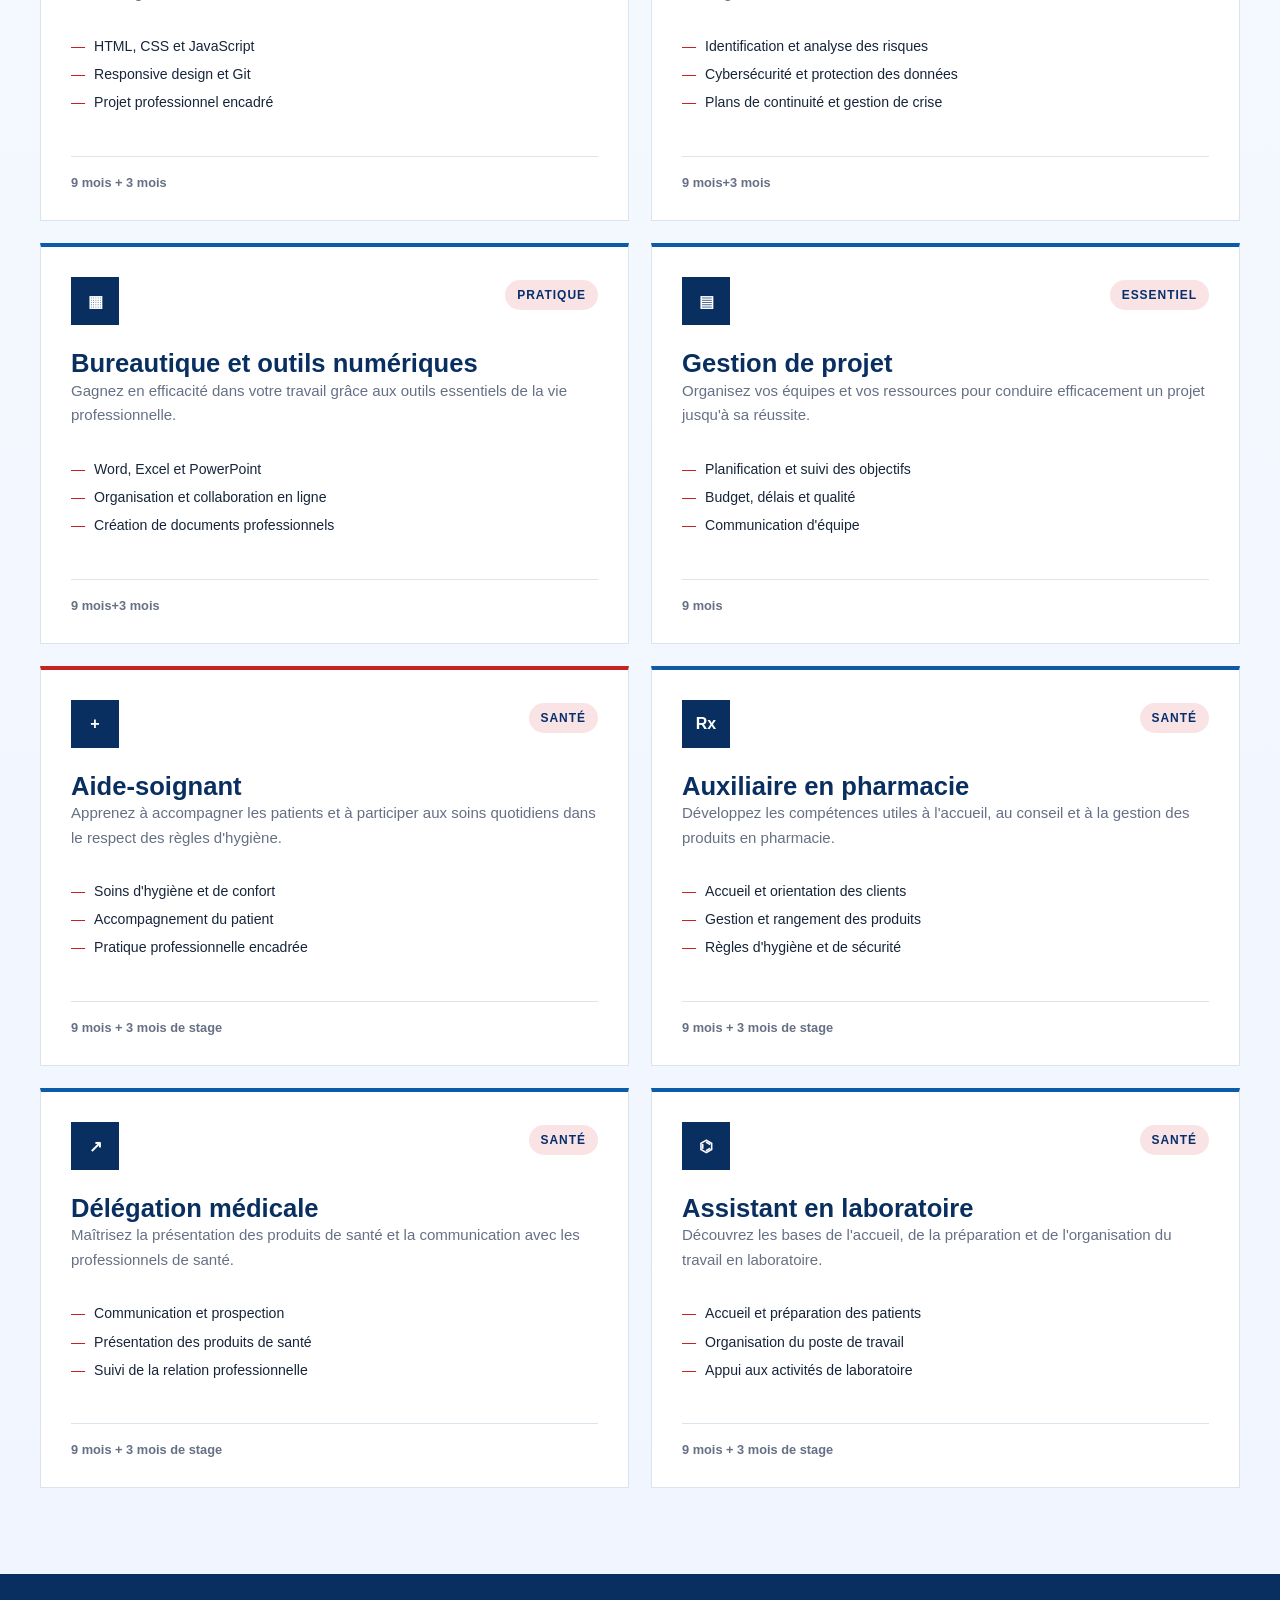
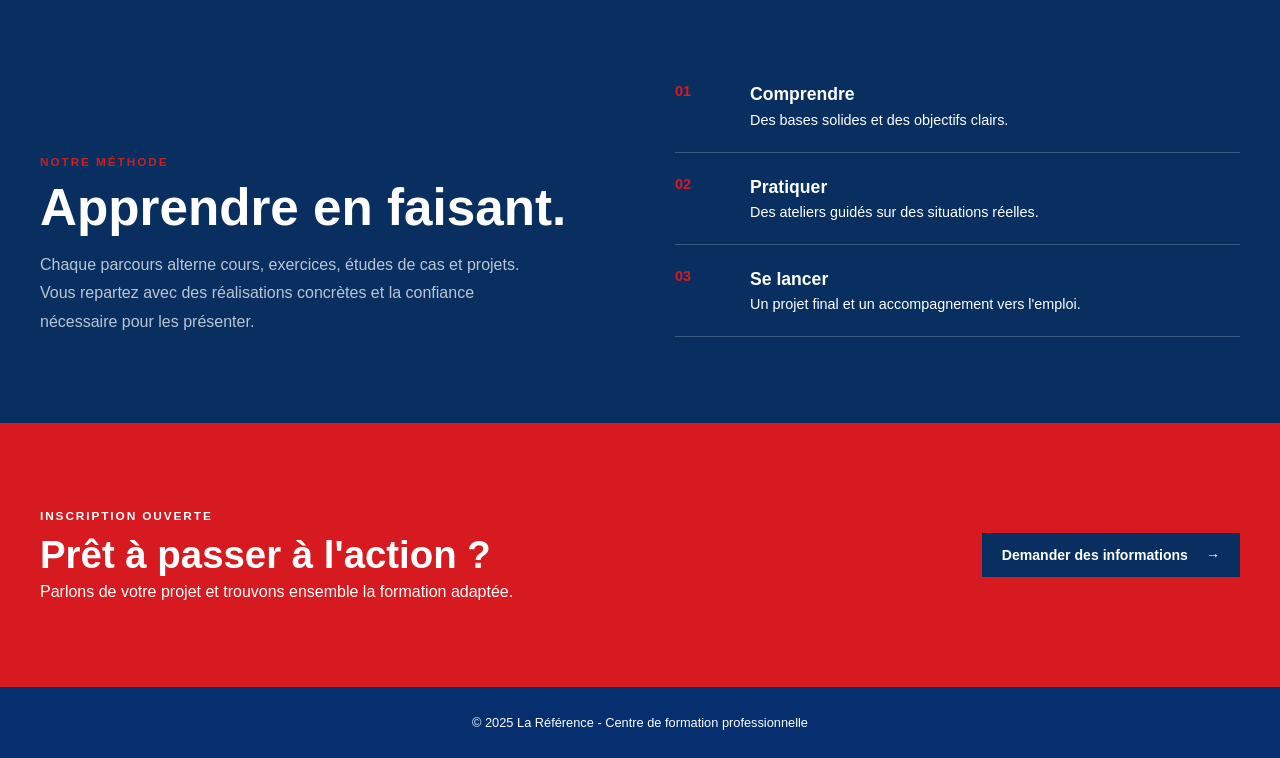
<file: formation.html>
<!DOCTYPE html>
<html lang="fr">
<head>
	<meta charset="UTF-8">
	<meta name="viewport" content="width=device-width, initial-scale=1.0">
	<meta name="description" content="Découvrez les formations professionnelles du centre La Référence.">
	<title>Formations | La Référence</title>
	<link rel="stylesheet" href="formation.css">
	<link rel="stylesheet" href="index.css">
</head>
<body>
	 <header class="topbar">
        <div class="container">
            <div class="brand">
                <img src="images/logo.jpeg" alt="Logo CFP La Reference">
                <span class="brand-text">LA REFERENCE</span>
            </div>

            <div class="header-contact">
                <div class="contact-item">
                    <img src="icons/location.png" alt="Adresse">
                    <span><strong>Adresse:</strong> Agbonou Campement, ATAKPAME - TOGO</span>
                </div>
                <div class="contact-item">
                    <img src="icons/email.png" alt="Email">
                    <span><strong>Email:</strong> cfplareference@gmail.com</span>
                </div>
                <div class="contact-item">
                    <img src="icons/telephone-handle-silhouette.png" alt="Téléphone">
                    <span><strong>Tél:</strong> +228 91769921</span>
                </div>
            </div>

            <button class="menu-toggle" type="button" aria-expanded="false" aria-controls="main-nav" aria-label="Ouvrir le menu">
                <span></span><span></span><span></span>
            </button>
        </div>
    </header>

    <nav class="navbar" aria-label="Menu principal">
        <div class="container">
            <ul class="nav-list" id="main-nav">
                <li class="nav-item"><a href="index.html">Accueil</a></li>
                <li class="nav-item"><a href="about.html">A propos</a></li>
                <li class="nav-item"><a href="formation.html">Formations</a></li>
                <li class="nav-item"><a href="contact.html">Contact</a></li>
            </ul>
        </div>
    </nav>

	<main>
		<section class="hero">
			<div class="container hero-grid">
				<div class="hero-copy">
					<p class="eyebrow">Apprendre. Pratiquer. Évoluer.</p>
					<h1>Des compétences qui ouvrent des portes.</h1>
					<p class="hero-text">Des parcours concrets, encadrés par des professionnels, pour construire votre avenir dans le numérique, la gestion et les métiers d'avenir.</p>
					<a class="button button-gold" href="#catalogue">Explorer le catalogue <span aria-hidden="true">↓</span></a>
				</div>
				<div class="hero-note">
					<span class="note-number">01</span>
					<p>Des formations pensées pour transformer la curiosité en savoir-faire immédiatement utile.</p>
					<div class="hero-line"></div>
					<strong>La prochaine étape commence ici.</strong>
				</div>
			</div>
		</section>

		<section class="intro section-space">
			<div class="container intro-grid">
				<div>
					<p class="eyebrow eyebrow-dark">Notre catalogue</p>
					<h2>Choisissez le parcours qui vous ressemble.</h2>
				</div>
				<p class="intro-text">Que vous débutiez, changiez de voie ou cherchiez à renforcer votre expertise, nos formations associent théorie, ateliers pratiques et accompagnement personnalisé.</p>
			</div>
		</section>

		<section class="catalogue section-space" id="catalogue">
			<div class="container">
				<div class="section-heading">
					<div>
						<p class="eyebrow eyebrow-dark">Formations professionnelles</p>
						<h2>Les parcours La Référence</h2>
					</div>
					<p>Des programmes structurés pour apprendre à votre rythme et réussir vos projets.</p>
				</div>
				<div class="formation-grid">
					<article class="formation-card featured">
						<div class="card-top"><span class="card-icon">&lt;/&gt;</span><span class="tag">Très demandé</span></div>
						<h3>Développement web</h3>
						<p>Concevez des sites modernes, accessibles et performants, de la maquette à la mise en ligne.</p>
						<ul>
							<li>HTML, CSS et JavaScript</li>
							<li>Responsive design et Git</li>
							<li>Projet professionnel encadré</li>
						</ul>
						<div class="card-footer"><span>9 mois + 3 mois</a></div>
					</article>

					<article class="formation-card">
						<div class="card-top"><span class="card-icon">⚠</span><span class="tag tag-blue">Nouveau</span></div>
						<h3>Gestion des risques informatiques</h3>
						<p>Anticipez les menaces et mettez en place une stratégie de sécurité adaptée aux organisations.</p>
						<ul>
							<li>Identification et analyse des risques</li>
							<li>Cybersécurité et protection des données</li>
							<li>Plans de continuité et gestion de crise</li>
						</ul>
						<div class="card-footer"><span>9 mois+3 mois</span></span></a></div>
					</article>

					<article class="formation-card">
						<div class="card-top"><span class="card-icon">▦</span><span class="tag tag-green">Pratique</span></div>
						<h3>Bureautique et outils numériques</h3>
						<p>Gagnez en efficacité dans votre travail grâce aux outils essentiels de la vie professionnelle.</p>
						<ul>
							<li>Word, Excel et PowerPoint</li>
							<li>Organisation et collaboration en ligne</li>
							<li>Création de documents professionnels</li>
						</ul>
						<div class="card-footer"><span>9 mois+3 mois</span></span></a></div>
					</article>

					<article class="formation-card">
						<div class="card-top"><span class="card-icon">▤</span><span class="tag tag-orange">Essentiel</span></div>
						<h3>Gestion de projet</h3>
						<p>Organisez vos équipes et vos ressources pour conduire efficacement un projet jusqu'à sa réussite.</p>
						<ul>
							<li>Planification et suivi des objectifs</li>
							<li>Budget, délais et qualité</li>
							<li>Communication d'équipe</li>
						</ul>
						<div class="card-footer"><span>9 mois</span></a></div>
					</article>

					<article class="formation-card featured">
						<div class="card-top"><span class="card-icon">+</span><span class="tag">Santé</span></div>
						<h3>Aide-soignant</h3>
						<p>Apprenez à accompagner les patients et à participer aux soins quotidiens dans le respect des règles d'hygiène.</p>
						<ul>
							<li>Soins d'hygiène et de confort</li>
							<li>Accompagnement du patient</li>
							<li>Pratique professionnelle encadrée</li>
						</ul>
						<div class="card-footer"><span>9 mois + 3 mois de stage</a></div>
					</article>

					<article class="formation-card">
						<div class="card-top"><span class="card-icon">Rx</span><span class="tag tag-blue">Santé</span></div>
						<h3>Auxiliaire en pharmacie</h3>
						<p>Développez les compétences utiles à l'accueil, au conseil et à la gestion des produits en pharmacie.</p>
						<ul>
							<li>Accueil et orientation des clients</li>
							<li>Gestion et rangement des produits</li>
							<li>Règles d'hygiène et de sécurité</li>
						</ul>
						<div class="card-footer"><span>9 mois + 3 mois de stage</a></div>
					</article>

					<article class="formation-card">
						<div class="card-top"><span class="card-icon">↗</span><span class="tag tag-blue">Santé</span></div>
						<h3>Délégation médicale</h3>
						<p>Maîtrisez la présentation des produits de santé et la communication avec les professionnels de santé.</p>
						<ul>
							<li>Communication et prospection</li>
							<li>Présentation des produits de santé</li>
							<li>Suivi de la relation professionnelle</li>
						</ul>
						<div class="card-footer"><span>9 mois + 3 mois de stage</a></div>
					</article>

					<article class="formation-card">
						<div class="card-top"><span class="card-icon">⌬</span><span class="tag tag-blue">Santé</span></div>
						<h3>Assistant en laboratoire</h3>
						<p>Découvrez les bases de l'accueil, de la préparation et de l'organisation du travail en laboratoire.</p>
						<ul>
							<li>Accueil et préparation des patients</li>
							<li>Organisation du poste de travail</li>
							<li>Appui aux activités de laboratoire</li>
						</ul>
						<div class="card-footer"><span>9 mois + 3 mois de stage </a></div>
					</article>
				</div>
			</div>
		</section>

		<section class="method section-space">
			<div class="container method-grid">
				<div><p class="eyebrow eyebrow-dark">Notre méthode</p>
                <h2>Apprendre en faisant.</h2>
                <p class="method-text">Chaque parcours alterne cours, exercices, études de cas et projets. Vous repartez avec des réalisations concrètes et la confiance nécessaire pour les présenter.</p>
            </div>
				<div class="steps">
					<div><b>01</b>
                        <span>
                        <strong>Comprendre</strong>Des bases solides et des objectifs clairs.</span>
                    </div>
					<div>
                    <b>02</b>
                    <span>
                    <strong>Pratiquer</strong>Des ateliers guidés sur des situations réelles.</span>
                </div>
					<div>
                    <b>03</b>
                    <span>
                    <strong>Se lancer</strong>Un projet final et un accompagnement vers l'emploi.</span>
                </div>
				</div>
			</div>
		</section>

		<section class="contact section-space" id="contact">
			<div class="container contact-box">
				<div>
                    <p class="eyebrow">Inscription ouverte</p>
                    <h2>Prêt à passer à l'action ?</h2>
                    <p style="color: white;">Parlons de votre projet et trouvons ensemble la formation adaptée.</p>
                </div>
				<a class="button button-dark" href="contact.html#formulaire">Demander des informations <span aria-hidden="true">→</span>
                </a>
			</div>
		</section>
	</main>
<footer>
      <div class="container">© 2025 La Référence - Centre de formation professionnelle</div>
    </footer>

	<script src="menu.js"></script>
</body>
</html>
</file>
<file: index.css>
:root {
    --primary: #ce0f05;
    --primary-dark: #052f6e;
    --secondary: #d71920;
    --text: #1f2937;
    --muted: #667085;
    --white: #ffffff;
    --bg: #f3f7ff;
    --shadow: 0 18px 40px rgba(11, 61, 145, 0.12);
    --radius: 18px;
}

* { box-sizing: border-box; margin: 0; padding: 0; }
body {
    font-family: Arial, Helvetica, sans-serif;
    background: linear-gradient(180deg, #f8fbff 0%, #eef4ff 100%);
    color: var(--text);
    line-height: 1.6;
}
a { text-decoration: none; color: inherit; }
ul { list-style: none; }
img { display: block; max-width: 100%; }
.container { width: min(1200px, calc(100% - 30px)); margin: 0 auto; }

.topbar { background: var(--primary-dark); color: var(--white); padding: 14px 0; }
.topbar .container { display: flex; justify-content: space-between; align-items: center; gap: 20px; flex-wrap: wrap; }
.brand { display: flex; align-items: center; gap: 12px; font-weight: 700; letter-spacing: 1px; }
.brand img { width: 58px; height: 58px; border-radius: 50%; border: 2px solid rgba(255,255,255,0.45); }
.brand-text { font-size: 1.3rem; }
.header-contact { display: flex; justify-content: flex-end; flex-wrap: wrap; gap: 18px; }
.contact-item { display: flex; align-items: center; gap: 8px; font-size: 0.9rem; opacity: 0.96; }
.contact-item img { width: 16px; height: 16px; filter: brightness(0) invert(1); }
.contact-item strong { font-weight: 700; }

.navbar { background: rgba(11, 61, 145, 0.96); position: sticky; top: 0; z-index: 20; box-shadow: 0 8px 24px rgba(9,25,64,0.14); }
.menu-toggle { display: none; }
.nav-list { display: flex; justify-content: center; align-items: center; flex-wrap: wrap; gap: 24px; min-height: 68px; }
.nav-item a { color: var(--white); padding: 10px 16px; border-radius: 999px; font-weight: 600; transition: 0.3s ease; }
.nav-item a:hover { background: rgba(255,255,255,0.12); }

.hero { position: relative; min-height: 650px; padding: 0; color: var(--white); background: var(--primary-dark); }
.hero-slider, .hero-slides { min-height: 650px; }
.hero-slides { position: relative; overflow: hidden; }
.hero-slide { position: absolute; inset: 0; visibility: hidden; opacity: 0; transition: opacity 0.6s ease, visibility 0.6s ease; }
.hero-slide.is-active { visibility: visible; opacity: 1; }
.hero-slide::before { content: ""; position: absolute; inset: 0; z-index: 1; background: linear-gradient(90deg, rgba(4,26,62,0.88) 0%, rgba(4,26,62,0.58) 46%, rgba(4,26,62,0.2) 100%); }
.hero-slide img { width: 100%; height: 100%; object-fit: cover; }
.hero-slide-content { position: absolute; inset: 0; z-index: 2; display: flex; flex-direction: column; align-items: flex-start; justify-content: center; padding-top: 40px; padding-bottom: 100px; }
.hero-kicker { color: #f7b801; text-transform: uppercase; letter-spacing: 0.14em; font-size: 0.78rem; font-weight: 700; margin-bottom: 16px; }
.hero-slide h1, .hero-slide h2 { max-width: 760px; font-size: clamp(2.3rem, 5vw, 4.8rem); line-height: 1.08; margin-bottom: 28px; }
.hero-slide h2 { max-width: 700px; }
.hero-actions { display: flex; flex-wrap: wrap; gap: 16px; }
.btn { display: inline-flex; align-items: center; justify-content: center; padding: 14px 24px; border-radius: 999px; font-weight: 700; transition: 0.3s ease; }
.btn-primary { background: var(--secondary); color: var(--secondary -dark); }
.btn-primary:hover { transform: translateY(-2px); }
.btn-secondary { background: transparent; border: 2px solid rgba(255,255,255,0.6); color: var(--white); }
.btn-secondary:hover { background: rgba(255,255,255,0.08); }
.hero-slider-controls { position: absolute; right: 0; bottom: 28px; left: 0; z-index: 3; display: flex; align-items: center; justify-content: space-between; gap: 14px; }
.hero-slider-button { display: grid; place-items: center; width: 44px; height: 44px; border: 1px solid rgba(255,255,255,0.6); border-radius: 50%; background: rgba(4,26,62,0.3); color: var(--white); cursor: pointer; font-size: 1.15rem; transition: background 0.2s ease, transform 0.2s ease; }
.hero-slider-button:hover { background: rgba(4,26,62,0.65); transform: translateY(-2px); }
.hero-slider-dots { display: flex; align-items: center; gap: 9px; }
.hero-slider-dot { width: 10px; height: 10px; padding: 0; border: 0; border-radius: 50%; background: rgba(255,255,255,0.55); cursor: pointer; transition: width 0.2s ease, background 0.2s ease; }
.hero-slider-dot.is-active { width: 28px; border-radius: 8px; background: #f7b801; }
.photo-banner { overflow: hidden; padding: 34px 0 42px; background: #0b3d91; color: var(--white); }
.photo-banner-heading { width: min(1200px, calc(100% - 30px)); margin: 0 auto 24px; display: flex; justify-content: space-between; align-items: end; gap: 20px; }
.photo-banner-heading span { color: #f7b801; text-transform: uppercase; letter-spacing: 0.14em; font-size: 0.72rem; font-weight: 700; }
.photo-banner-heading strong { font-size: clamp(1.2rem, 2vw, 1.8rem); }
.hero-photo-strip { position: relative; width: 100%; overflow: hidden; padding: 22px 0; background: rgba(5,47,110,0.42); mask-image: linear-gradient(90deg, transparent 0, #000 7%, #000 93%, transparent 100%); }
.hero-photo-track { display: flex; width: max-content; animation: heroPhotoScroll 38s linear infinite; will-change: transform; }
.hero-photo-group { display: flex; align-items: center; gap: 20px; padding-right: 20px; }
    .hero-photo-group img { width: clamp(320px, 36vw, 560px); height: 320px; object-fit: cover; flex: 0 0 auto; border: 3px solid rgba(255,255,255,0.86); border-radius: 14px; box-shadow: 0 0 0 1px rgba(247,184,1,0.28), 0 18px 34px rgba(0,0,0,0.42); }
    .hero-photo-group img.student-photo { object-fit: contain; object-position: center; background: #ffffff; }
.hero-photo-strip:hover .hero-photo-track { animation-play-state: paused; }
@keyframes heroPhotoScroll {
    from { transform: translate3d(0, 0, 0); }
    to { transform: translate3d(-50%, 0, 0); }
}
@media (prefers-reduced-motion: reduce) {
    .hero-photo-track { animation: none; }
}

.section { padding: 88px 0; }
.section-title { text-align: center; margin-bottom: 42px; }
.section-kicker { color: var(--primary); text-transform: uppercase; letter-spacing: 0.12em; font-size: 0.75rem; margin-bottom: 12px; font-weight: 700; }
.section-title h2 { font-size: clamp(2rem, 4vw, 3rem); color: var(--primary-dark); margin-bottom: 10px; }
.section-title p { color: var(--muted); max-width: 700px; margin: 0 auto; }
.about-grid { display: grid; grid-template-columns: 1fr 1fr; gap: 44px; align-items: center; }
.about-image { position: relative; }
.about-image img { width: 100%; min-height: 420px; object-fit: cover; border-radius: 26px; box-shadow: var(--shadow); }
.about-badge { position: absolute; left: 24px; bottom: 24px; background: var(--white); border-radius: 18px; padding: 18px 20px; box-shadow: var(--shadow); max-width: 220px; }
.about-badge strong { display: block; color: var(--primary); font-size: 1.8rem; }
.about-text { color: var(--muted); font-size: 1.02rem; }
.about-text p + p { margin-top: 18px; }
.check-list { margin-top: 18px; display: grid; gap: 12px; }
.check-list li { display: flex; align-items: center; gap: 10px; color: var(--text); font-weight: 600; }
.check-list li::before { content: "✓"; display: inline-flex; align-items: center; justify-content: center; width: 26px; height: 26px; border-radius: 50%; background: rgba(11,61,145,0.1); color: var(--primary); font-weight: 700; }

.services-grid, .program-grid, .testimonials-grid, .metrics-grid { display: grid; grid-template-columns: repeat(3, minmax(0, 1fr)); gap: 24px; }
.service-card, .program-card, .testimonial-card, .metric-card { background: var(--white); border-radius: var(--radius); box-shadow: var(--shadow); overflow: hidden; }
.service-card { padding: 28px 24px; border: 1px solid rgba(11,61,145,0.06); }
.service-icon { width: 62px; height: 62px; border-radius: 18px; display: grid; place-items: center; font-size: 1.7rem; margin-bottom: 16px; background: linear-gradient(135deg, rgba(11,61,145,0.18), rgba(215,25,32,0.2)); }
.service-card h3, .program-card h3, .testimonial-card h3 { margin-bottom: 12px; color: var(--primary-dark); }
.service-card p, .program-card p, .testimonial-card p, .metric-card p { color: var(--muted); }
.program-card { padding: 0; border: 1px solid rgba(11,61,145,0.06); }
.program-card img { width: 100%; height: 220px; object-fit: cover; }
.program-body { padding: 24px; }
.tag { display: inline-block; background: rgba(215,25,32,0.12); color: var(--primary-dark); padding: 8px 12px; border-radius: 999px; font-size: 0.75rem; font-weight: 700; margin-bottom: 12px; }
.program-footer { margin-top: 18px; display: flex; justify-content: space-between; align-items: center; gap: 12px; color: var(--primary); font-weight: 700; }
.cta { background:  var(--primary-dark) ; color: var(--white); padding: 70px 0; }
.cta .container { display: flex; justify-content: space-between; align-items: center; gap: 24px; flex-wrap: wrap; }
.cta h2 { font-size: clamp(2rem, 3vw, 2.8rem); margin-bottom: 8px; }
.cta p { color: rgba(255,255,255,0.8); }
.testimonial-card { padding: 24px; border: 1px solid rgba(11,61,145,0.06); }
.rating { color: #f7b801; letter-spacing: 0.12em; margin-bottom: 16px; }
.person { display: flex; align-items: center; gap: 12px; margin-top: 22px; }
.person img, .profile-avatar { width: 52px; height: 52px; border-radius: 50%; object-fit: cover; object-position: center top; flex: 0 0 52px; border: 2px solid var(--white); box-shadow: 0 3px 10px rgba(5,47,110,0.2); }
.person strong { display: block; color: var(--primary-dark); }
.person span { color: var(--muted); font-size: 0.85rem; }
.metrics { background: #edf3ff; }
.metric-card { padding: 30px 20px; text-align: center; border: 1px solid rgba(11,61,145,0.06); }
.metric-card strong { display: block; font-size: 2.2rem; color: var(--primary); margin-bottom: 8px; }
.contact-strip { background: var(--white); border-top: 1px solid rgba(11,61,145,0.08); padding: 32px 0 60px; }
.services-section { background: rgba(11,61,145,0.03); }
.contact-strip-list { justify-content: center; }
footer { background: var(--primary-dark); color: var(--white); padding: 28px 0; text-align: center; }

@media (max-width: 900px) {
    .about-grid, .services-grid, .program-grid, .testimonials-grid, .metrics-grid { grid-template-columns: 1fr; }
    .hero, .hero-slider, .hero-slides { min-height: 560px; }
    .hero-slide-content { padding-top: 28px; padding-bottom: 92px; }
    .hero-slide h1, .hero-slide h2 { font-size: clamp(2rem, 9vw, 3.4rem); }
    .header-contact { justify-content: flex-start; }
    .hero-photo-strip { margin-top: 40px; padding: 16px 0; mask-image: linear-gradient(90deg, transparent 0, #000 4%, #000 96%, transparent 100%); }
    .hero-photo-group img { width: 82vw; height: 230px; }
}

@media (max-width: 900px) {
    .topbar > .container { flex-wrap: nowrap; }
    .topbar > .container > .header-contact { display: none; }
    .topbar .menu-toggle { display: flex; visibility: visible; opacity: 1; flex: 0 0 44px; width: 44px; height: 44px; margin-left: auto; padding: 9px; border: 0; border-radius: 6px; background: transparent; cursor: pointer; flex-direction: column; justify-content: space-between; }
    .menu-toggle span { display: block; height: 3px; border-radius: 2px; background: var(--white); transition: transform 0.2s ease, opacity 0.2s ease; }
    .menu-toggle.open span:nth-child(1) { transform: translateY(11px) rotate(45deg); }
    .menu-toggle.open span:nth-child(2) { opacity: 0; }
    .menu-toggle.open span:nth-child(3) { transform: translateY(-11px) rotate(-45deg); }
    .nav-list { display: none; gap: 10px; padding: 0 0 14px; flex-direction: column; }
    .nav-list.open { display: flex; }
}
</file>
<file: about.css>
:root {
        --primary: #ac0505;
        --secondary: #060d74;
        --dark: #1a1a1a;
        --light: #f4f7fb;
        --text: #1d1a1a;
        --muted: #6b7280;
        --white: #ffffff;
        --border: #e5e7eb;
        --green: #060d74;
      }

      * {
        box-sizing: border-box;
      }

      body {
        margin: 0;
        font-family: Arial, sans-serif;
        background: var(--light);
        color: var(--text);
        line-height: 1.6;
      }

      .container {
        width: min(1100px, 90%);
        margin: 0 auto;
      }

      header {
        background: var(--primary);
        color: var(--white);
        
      }

      .header-inner {
        display: flex;
        justify-content: space-between;
        align-items: center;
        gap: 20px;
        padding: 20px 0;
      }

      .brand {
        font-size: 1.8rem;
        font-weight: 700;
        letter-spacing: 0.5px;
      }

      nav {
        display: flex;
        gap: 20px;
        flex-wrap: wrap;
      }

      nav a {
        color: var(--white);
        text-decoration: none;
        opacity: 0.9;
        font-weight: 600;
      }

      nav a:hover {
        opacity: 1;
      }

      .menu-toggle {
        display: none;
      }

      .hero {
        background: linear-gradient(180deg, #e8efff 0%, #fff7f7 100%);
        padding: 80px 0 60px;
      }

      .hero-grid {
        display: grid;
        grid-template-columns: 1.2fr 0.8fr;
        align-items: center;
        gap: 40px;
      }

      .eyebrow {
        display: inline-block;
        background: var(--primary-dark);
        color: var(--white);
        padding: 8px 14px;
        border-radius: 999px;
        font-size: 1rem;
        font-weight: 700;
        letter-spacing: 0.05em;
        text-transform: uppercase;
      }

      h1 {
        font-size: clamp(2.3rem, 4vw, 4rem);
        line-height: 1.1;
        margin: 18px 0 20px;
        color: var(--white);
      }

      .lead {
        font-size: 1.1rem;
        color: var(--white);
        margin-bottom: 28px;
        max-width: 620px;
      }

      .cta-group {
        display: flex;
        gap: 16px;
        flex-wrap: wrap;
      }

      .btn {
        display: inline-block;
        padding: 14px 24px;
        border-radius: 12px;
        text-decoration: none;
        font-weight: 700;
        transition: 0.2s ease;
      }

      .btn-primary {
        background: var(--secondary);
        color: var(--light);
      }

      .btn-primary:hover {
        background: var(--green);
      }

      .btn-secondary {
        background: var(--white);
        border: 1px solid var(--border);
        color: var(--dark);
      }

      .hero-card {
        background: var(--white);
        border-radius: 24px;
        box-shadow: 0 18px 40px rgba(11, 61, 145, 0.12);
        padding: 28px;
      }

      .hero-card h3 {
        margin-top: 0;
        font-size: 1.4rem;
        color: var(--primary);
      }

      .stats {
        display: grid;
        grid-template-columns: repeat(3, 1fr);
        gap: 16px;
        margin-top: 24px;
      }

      .stat {
        background: #eef3ff;
        border: 1px solid var(--border);
        border-radius: 16px;
        padding: 18px 14px;
        text-align: center;
      }

      .stat strong {
        display: block;
        font-size: 1.8rem;
        color: var(--primary);
      }

      .stat span {
        color: var(--muted);
        font-size: 0.9rem;
      }

      section {
        padding: 80px 0;
      }

      .section-title {
        text-align: center;
        margin-bottom: 50px;
      }

      .section-title h2 {
        font-size: clamp(2rem, 3vw, 2.8rem);
        margin-bottom: 12px;
        color: var(--dark);
      }

      .section-title p {
        color: var(--muted);
        max-width: 700px;
        margin: 0 auto;
      }

      .about-grid {
        display: grid;
        grid-template-columns: 1fr 1fr;
        gap: 30px;
      }

      .card {
        background: var(--white);
        border-radius: 20px;
        padding: 32px;
        box-shadow: 0 10px 30px rgba(17, 24, 39, 0.06);
        border: 1px solid var(--border);
      }

      .card h3 {
        font-size: 1.5rem;
        margin-top: 0;
        color: var(--primary);
      }

      .points {
        list-style: none;
        padding: 0;
        margin: 20px 0 0;
      }

      .points li {
        position: relative;
        padding-left: 28px;
        margin-bottom: 14px;
        color: var(--text);
      }

      .points li::before {
        content: "✓";
        position: absolute;
        left: 0;
        top: 0;
        color: var(--secondary);
        font-weight: 700;
      }

      .features {
        display: grid;
        grid-template-columns: repeat(3, 1fr);
        gap: 24px;
      }

      .feature {
        background: var(--white);
        border: 1px solid var(--border);
        border-radius: 18px;
        padding: 26px 20px;
        text-align: center;
      }

      .feature-icon {
        width: 70px;
        height: 70px;
        line-height: 70px;
        border-radius: 50%;
        background: rgba(11, 61, 145, 0.08);
        color: var(--primary);
        font-size: 2rem;
        margin: 0 auto 18px;
      }

      .feature h4 {
        font-size: 1.2rem;
        margin-bottom: 10px;
      }

      .feature p {
        color: var(--muted);
        margin: 0;
      }

      .mission-box {
        background: var(--secondary); 
        color: var(--light);
        border-radius: 24px;
        padding: 38px;
      }

      .mission-box h3 {
        color: var(--white);
        margin-top: 0;
        font-size: 2rem;
      }

      .mission-box p {
        color: rgba(255, 255, 255, 0.9);
      }

      .contact {
        background: #eef4ff;
      }

      .contact-card {
        display: grid;
        grid-template-columns: 1fr auto;
        gap: 20px;
        background: var(--white);
        border-radius: 20px;
        padding: 32px;
        border: 1px solid var(--border);
        align-items: center;
      }

      .contact-card p {
        margin: 0;
        color: var(--muted);
      }

      .contact-card strong {
        color: var(--dark);
      }

      footer {
        background: var(--dark);
        color: var(--white);
        padding: 24px 0;
        text-align: center;
      }

      @media (max-width: 900px) {
        .hero-grid,
        .about-grid,
        .features,
        .contact-card {
          grid-template-columns: 1fr;
        }

        .stats {
          grid-template-columns: 1fr;
        }

        .header-inner {
          flex-direction: column;
          align-items: flex-start;
        }

        .menu-toggle {
          display: flex;
          width: 44px;
          height: 44px;
          margin-left: auto;
          padding: 9px;
          border: 0;
          border-radius: 6px;
          background: transparent;
          cursor: pointer;
          flex-direction: column;
          justify-content: space-between;
        }

        .menu-toggle span {
          display: block;
          height: 3px;
          border-radius: 2px;
          background: var(--white);
          transition: transform 0.2s ease, opacity 0.2s ease;
        }

        nav {
          display: flex;
          width: 100%;
          flex-direction: column;
          gap: 8px;
        }

        .navbar .nav-list {
          display: none;
          width: 100%;
          min-height: 0;
          padding: 0 0 14px;
          flex-direction: column;
          gap: 8px;
        }

        nav.open {
          display: flex;
        }

        .navbar .nav-list.open {
          display: flex;
        }

        .menu-toggle.open span:nth-child(1) { transform: translateY(11px) rotate(45deg); }
        .menu-toggle.open span:nth-child(2) { opacity: 0; }
        .menu-toggle.open span:nth-child(3) { transform: translateY(-11px) rotate(-45deg); }
      }
</file>
<file: contact.css>
:root {
    --primary: #a90606;
    --secondary: #071d5c;
    --gold: #d71920;
    --dark: #191919;
    --muted: #667085;
    --light: #f6f8fc;
    --white: #ffffff;
    --border: #e4e8ef;
}

* { box-sizing: border-box; }

body {
    margin: 0;
    font-family: Arial, sans-serif;
    color: var(--dark);
    background: #eef3ff;
    line-height: 1.6;
}

a { 
    color: inherit; }
.container { 
    width: min(1100px, 90%); 
    margin: 0 auto;
 }

.hero {
 padding: 78px 0 72px;
 color: var(--white); 
 background: linear-gradient(125deg, rgba(7,29,92,.97), rgba(12,70,114,.86)), url('images/devanture.jpeg') center/cover; 
}
.hero .container.hero-content {
    display: block;
    width: min(820px, calc(100% - 30px));
    max-width: 820px;
    margin: 0 auto;
    padding: 38px 46px;
    border: 1px solid rgba(255,255,255,.35);
    border-left: 5px solid var(--white);
    border-radius: 4px 18px 18px 4px;
    background: rgba(7,29,92,.38);
    box-shadow: 0 18px 40px rgba(0,0,0,.16);
    backdrop-filter: blur(5px);
}
.eyebrow { 
display: inline-block; 
margin: 0 0 14px; 
color: var(--white); 
font-size: .78rem; 
font-weight: 700; 
letter-spacing: .1em; 
text-transform: uppercase; 
}
.eyebrow-dark { 
color: var(--primary); 
}
h1, h2, h3, p { 
margin-top: 0; 
}
h1 { 
max-width: 700px; 
margin-bottom: 18px; 
font-size: clamp(2.4rem, 6vw, 4.5rem); 
line-height: 1.05; 
}
.hero p:last-child { 
    max-width: 650px; 
    margin-bottom: 0; 
    color: rgba(255,255,255,.85); 
    font-size: 1.08rem; 
}

.contact-section { 
    padding: 80px 0; 
    background: var(--white); 
}
.contact-grid { 
    display: grid; 
    grid-template-columns: .9fr 1.1fr; 
    gap: 56px; align-items: center; 
}
h2 { 
    margin-bottom: 14px; color: var(--secondary); 
    font-size: clamp(1.8rem, 3vw, 2.7rem); 
    line-height: 1.15; 
}
.intro { 
    color: var(--muted); 
    max-width: 470px; 
}
.detail-list { 
    display: grid; 
    gap: 22px; 
    margin-top: 34px; 
}
.detail-item { 
    display: flex; 
    align-items: 
    flex-start; 
    gap: 14px; 
}
.detail-icon { 
    display: grid; 
    flex: 0 0 42px; 
    place-items: center; 
    width: 42px; 
    height: 42px; 
    border-radius: 50%; 
    color: var(--white); 
    background: var(--primary); 
    font-size: 1.35rem; 
}
.detail-item h3 { 
    margin-bottom: 3px; 
    font-size: 1rem; 
    color: var(--secondary); 
}
.detail-item p, .map-link { 
    margin-bottom: 0; 
    color: var(--muted); 
}
.map-link { 
    font-weight: 700; 
    text-decoration-color: var(--gold); 
    text-underline-offset: 4px; 
}
.map-frame { 
    overflow: hidden; 
    border: 1px solid var(--border); 
    border-radius: 18px; 
    background: var(--light); 
    box-shadow: 0 18px 45px rgba(7,29,92,.12); 
}
.map-frame iframe { 
    display: block; 
    width: 100%; 
    height: 410px; 
    border: 0; 
}
.map-frame p { 
    margin: 0; 
    padding: 12px 16px; 
    color: var(--muted); 
    font-size: .9rem; 
}

.form-section {
    padding: 10px 0 80px;
    background: var(--white);
}
.form-grid {
    display: grid;
    grid-template-columns: .8fr 1.2fr;
    gap: 56px;
    align-items: start;
}
.form-intro p:last-child {
    max-width: 430px;
    color: var(--muted);
}
.contact-form {
    display: grid;
    gap: 18px;
    padding: 32px;
    border: 1px solid var(--border);
    border-top: 4px solid var(--primary);
    border-radius: 4px 18px 18px 18px;
    background: var(--light);
    box-shadow: 0 14px 35px rgba(7,29,92,.1);
}
.form-row {
    display: grid;
    gap: 7px;
}
.form-row label {
    color: var(--secondary);
    font-weight: 700;
    font-size: .92rem;
}
.form-row input,
.form-row textarea {
    width: 100%;
    padding: 12px 14px;
    border: 1px solid var(--border);
    border-radius: 6px;
    color: var(--dark);
    background: var(--white);
    font: inherit;
}
.form-row textarea {
    resize: vertical;
}
.form-row input:focus,
.form-row textarea:focus {
    outline: 2px solid rgba(169,6,6,.2);
    border-color: var(--primary);
}
.form-button {
    justify-self: start;
    cursor: pointer;
    font: inherit;
}

.button { 
    display: inline-flex; 
    flex-shrink: 0; 
    align-items: center; 
    gap: 10px; 
    padding: 13px 20px; 
    color: var(--white);
     background: var(--gold); 
     text-decoration: none; 
     font-weight: 700; 
      border: 1px solid var(--border);
    }
.button:hover { 
    background: var(--primary-dark); 
}
footer { 
    padding: 24px 0; 
    color: var(--muted); 
    background: var(--white); 
    text-align: center; 
    font-size: .9rem; 
}

@media (max-width: 760px) {
    .hero { padding: 58px 0; }
    .hero .container.hero-content {
        width: calc(100% - 30px);
        padding: 28px 24px;
    }
    .contact-section { padding: 58px 0; }
    .contact-grid { grid-template-columns: 1fr; gap: 38px; }
    .form-section { padding: 0 0 58px; }
    .form-grid { grid-template-columns: 1fr; gap: 30px; }
    .contact-form { padding: 24px; }
    .map-frame iframe { height: 330px; }
}
</file>
<file: formation.css>
:root {
  --navy: #092f61;
  --blue: #0c5ba8;
  --red: #c52222;
     --gold: #d71920;
  --ink: #17253a;
  --muted: #68778c;
  --cream: #f7f8f4;
  --white: #ffffff;
  --line: #dce4eb;
}

* { 
    box-sizing: border-box;
 }
html {
     scroll-behavior: smooth; 
    }
body { 
    margin: 0; 
    color: var(--ink); 
    background: var(--cream); 
    font-family: Georgia, 
    'Times New Roman', 
    serif; line-height: 1.6; 
}
a {
color: inherit; 
text-decoration: none;
 }
.container {
     width: min(1160px, calc(100% - 40px)); 
     margin: auto;
     }
.site-header {
     background: var(--white); 
     border-bottom: 1px solid var(--line);
     }
.header-inner {
     min-height: 82px; 
     display: flex; 
     align-items: center;
      justify-content: space-between;
       gap: 30px;
     }
.brand { 
    display: flex;
     align-items: center; 
     gap: 12px; 
     color: var(--navy); 
     font-size: 1.35rem; 
     font-weight: 700; 
    }
.brand img {
     width: 48px;
      height: 48px; 
      border-radius: 50%;
      object-fit: cover;
     }
.brand small {
     display: block; 
     color: var(--muted); 
     font: 0.62rem Arial,sans-serif; 
      letter-spacing: 0.04em; 
      margin-top: 2px;
     }
.main-nav {
     display: flex;
      gap: 8px; 
      align-items: center; 
      font: 600 0.9rem Arial, sans-serif;
     }
.menu-toggle { display: none; }
.main-nav a {
     padding: 10px 14px;
      color: var(--navy); 
    }
.main-nav a:hover, .main-nav .active { 
    color: var(--red); 
}
.hero { 
    color: var(--white); 
    background: linear-gradient(110deg, rgba(9,47,97,.98) 20%, rgba(12,91,168,.87)), 
    url('images/salle de cour.png') center/cover; padding: 98px 0 94px;
 }
.hero-grid { 
    display: grid;
     grid-template-columns: 1.2fr .8fr;
      gap: 70px; align-items: center;
     }
.eyebrow {
     margin: 0 0 12px; 
     color: var(--gold); 
     font: 700 .74rem Arial, sans-serif;
      letter-spacing: .16em;
       text-transform: uppercase;
     }
.eyebrow-dark { 
    color: var(--red); 
}
h1, h2, h3, p { 
    margin-top: 0; 
}
h1 { 
    max-width: 700px; 
    margin-bottom: 22px;
     font-size: clamp(2.8rem, 6vw, 5.4rem); 
     line-height: .98; 
     letter-spacing: -.02em; 
    }
h2 { 
    margin-bottom: 16px;
     color: var(--navy); 
     font-size: clamp(2rem, 4vw, 3.25rem);
      line-height: 1.05;
     }
.hero-text { 
    max-width: 590px;
     color: rgba(255,255,255,.82);
      font: 1.08rem/1.8 Arial, sans-serif; 
    }
.button {
     display: inline-flex;
      align-items: center;
       gap: 18px;
        padding: 14px 20px;
         font: 700 .88rem Arial, sans-serif;
          transition: transform .2s, background .2s;
    }
.button:hover { 
    transform: translateY(-3px);
 }
.button-gold {
     margin-top: 14px; 
     color: var(--white); 
     background: var(--gold);
 }
.button-dark {
     color: var(--white);
      background: var(--navy);
     }
.hero-note {
     border-left: 1px solid rgba(255,255,255,.35); 
     padding: 12px 0 12px 32px;
      font: 1rem/1.7 Arial, sans-serif;
     }
.note-number {
     color: var(--gold);
      font-size: .8rem;
       font-weight: 700; 
    }
.hero-note p {
     max-width: 270px;
      margin: 24px 0; 
      font-size: 1.2rem;
     }
.hero-line {
     width: 58px; 
     height: 3px;
      margin-bottom: 18px;
       background: var(--gold);
     }
.hero-note strong {
     font-size: .85rem;
     }
.section-space {
     padding: 86px 0;
     }
.intro {
     background: var(--white);
     }
.intro-grid, .section-heading, .method-grid, .contact-box {
     display: grid; 
     grid-template-columns: 1fr 1fr;
      gap: 70px; align-items: end;
     }
.intro h2 {
     max-width: 520px;
      margin-bottom: 0;
     }
.intro-text, .section-heading > p, .method-text {
     color: var(--muted);
      font: 1rem/1.8 Arial, sans-serif;
       max-width: 480px;
        margin-bottom: 0; 
    }
.section-heading {
     align-items: end;
     margin-bottom: 38px;
     }
.section-heading h2 {
     margin-bottom: 0;
     }
.formation-grid {
     display: grid; 
     grid-template-columns: repeat(2, 1fr);
      gap: 22px;
     }
.formation-card {
     padding: 30px;
      background: var(--white);
       border: 1px solid var(--line);
        border-top: 4px solid var(--blue);
     }
.formation-card.featured { 
    border-top-color: var(--red);
 }
.card-top {
     display: flex; 
     align-items: center;
      justify-content: space-between;
       margin-bottom: 24px; 
    }
.card-icon {
     display: grid; 
     place-items: center;
      width: 48px;
       height: 48px; 
       color: var(--white);
        background: var(--navy);
         font: 700 1rem Arial, sans-serif; 
        }
.tag {
     color: var(--red);
      font: 700 .68rem Arial, sans-serif;
       letter-spacing: .08em;
        text-transform: uppercase;
     }
.tag-blue {
     color: var(--blue);
     }
     .tag-green {
         color: var(--blue);
         }
 .tag-orange { 
     color: var(--red);
 }
.formation-card h3 {
     color: var(--navy);
      font-size: 1.6rem;
       line-height: 1.15;
     }
.formation-card p {
     min-height: 76px;
      color: var(--muted); 
      font: .94rem/1.65 Arial, sans-serif;
     }
.formation-card ul {
     min-height: 102px;
      margin: 0 0 22px;
       padding: 0; 
       list-style: none;
        color: var(--ink); 
        font: .88rem/2 Arial, sans-serif;
     }
.formation-card li::before { 
    content: '—';
     margin-right: 9px;
      color: var(--red);
     }
.card-footer {
     display: flex; 
     justify-content: space-between;
      align-items: center; 
      padding-top: 18px;
       border-top: 1px solid var(--line);
        color: var(--muted); 
        font: 700 .8rem Arial, sans-serif;
     }
.card-footer a { 
    color: var(--red);
 }
 .card-footer a span { 
    font-size: 1.2rem; 
}
.method {
     color: var(--white);
      background: var(--navy); 
    }
    .method h2 { 
        color: var(--white);
     }
     .method-text {
         color: rgba(255,255,255,.72);
     }
.steps {
     display: grid;
      gap: 0;
     }
     .steps div {
         display: grid; 
         grid-template-columns: 55px 1fr; 
         gap: 20px; padding: 20px 0;
          border-bottom: 1px solid rgba(255,255,255,.2); 
          font: .9rem/1.6 Arial, sans-serif;
         }
         .steps b {
             color: var(--gold); 
            }
            .steps strong {
             display: block;
              color: var(--white);
              font-size: 1.1rem;
             }
.contact {
     background: var(--gold); 
    }
.contact h2 { 
        margin-bottom: 8px;
         color: var(--white);
      font-size: clamp(1.7rem, 3vw, 2.5rem);
         }
.contact p:not(.eyebrow) {
             margin-bottom: 0;
              font: 1rem Arial, sans-serif;
             }
.contact-box {
                 align-items: center;
                 }
.contact 
.eyebrow { 
        color: var(--white); 
    }
.contact 
.button { 
justify-self: end;
 }
footer { 
padding: 26px 0;
 color: rgba(255,255,255,.75);
  background: #061e3d; 
  text-align: center;
   font: .8rem Arial, sans-serif;
 }
@media (max-width: 760px) {
 .header-inner { flex-wrap: wrap; }
 .header-inner { padding: 18px 0; gap: 12px; }
 .menu-toggle { display: flex; width: 44px; height: 44px; margin-left: auto; padding: 9px; border: 0; border-radius: 6px; background: var(--navy); cursor: pointer; flex-direction: column; justify-content: space-between; }
 .menu-toggle span { display: block; height: 3px; border-radius: 2px; background: var(--white); transition: transform 0.2s ease, opacity 0.2s ease; }
 .menu-toggle.open span:nth-child(1) { transform: translateY(11px) rotate(45deg); }
 .menu-toggle.open span:nth-child(2) { opacity: 0; }
 .menu-toggle.open span:nth-child(3) { transform: translateY(-11px) rotate(-45deg); }
 .main-nav { display: none; width: 100%; gap: 0; flex-direction: column; align-items: stretch; }
 .main-nav.open { display: flex; }
 .main-nav a { padding: 7px 9px; }
 .hero { padding: 70px 0; }
 .hero-grid,
  .intro-grid,
 .section-heading,
  .method-grid,
 .contact-box { grid-template-columns: 1fr; gap: 34px; }
 .hero-note { padding-left: 20px; }
 .section-space { padding: 62px 0; }
 .formation-grid { grid-template-columns: 1fr; }
 .formation-card p, 
 .formation-card ul { min-height: 0; }
 .contact .button { justify-self: start; } 
}
@media (max-width: 420px) { 
    .container { width: min(100% - 28px, 1160px); } h1 { font-size: 2.8rem; }
    .brand { font-size: 1.1rem; }
    .formation-card { padding: 23px; }
 }
</file>
